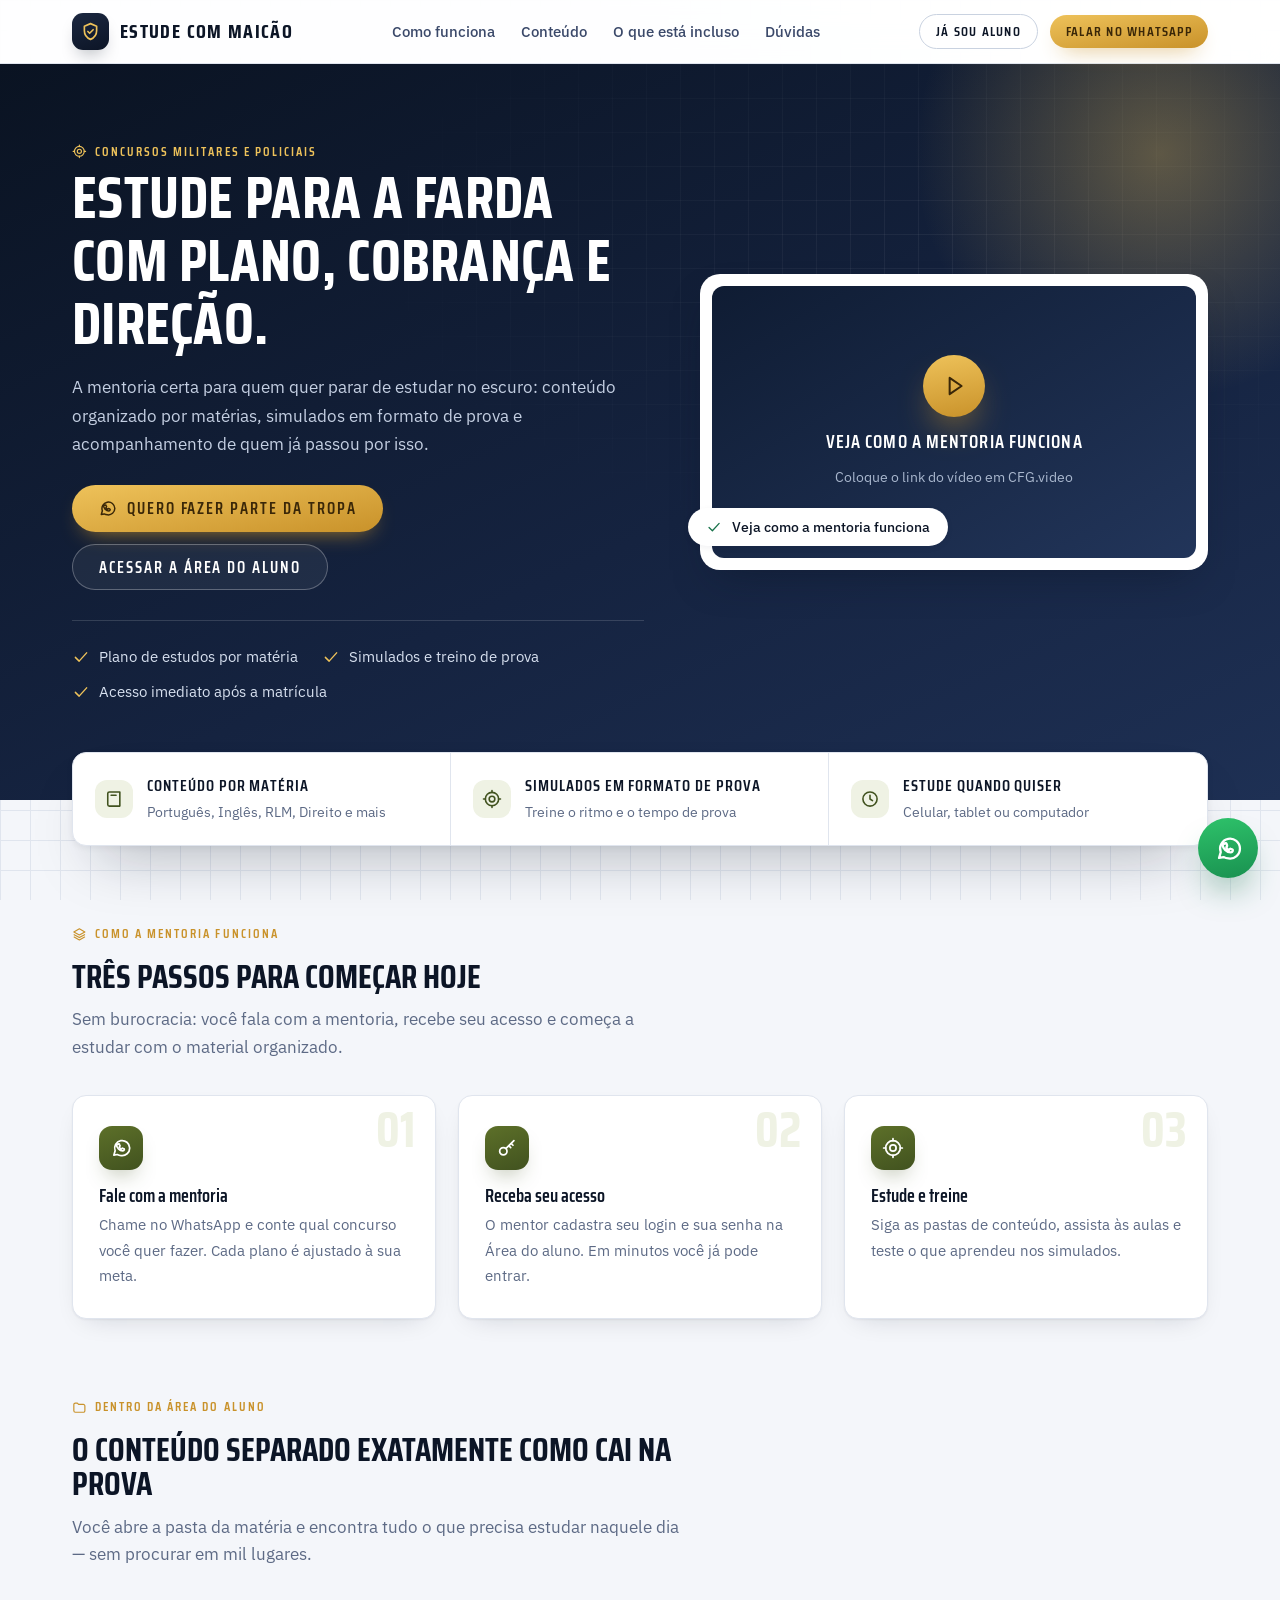
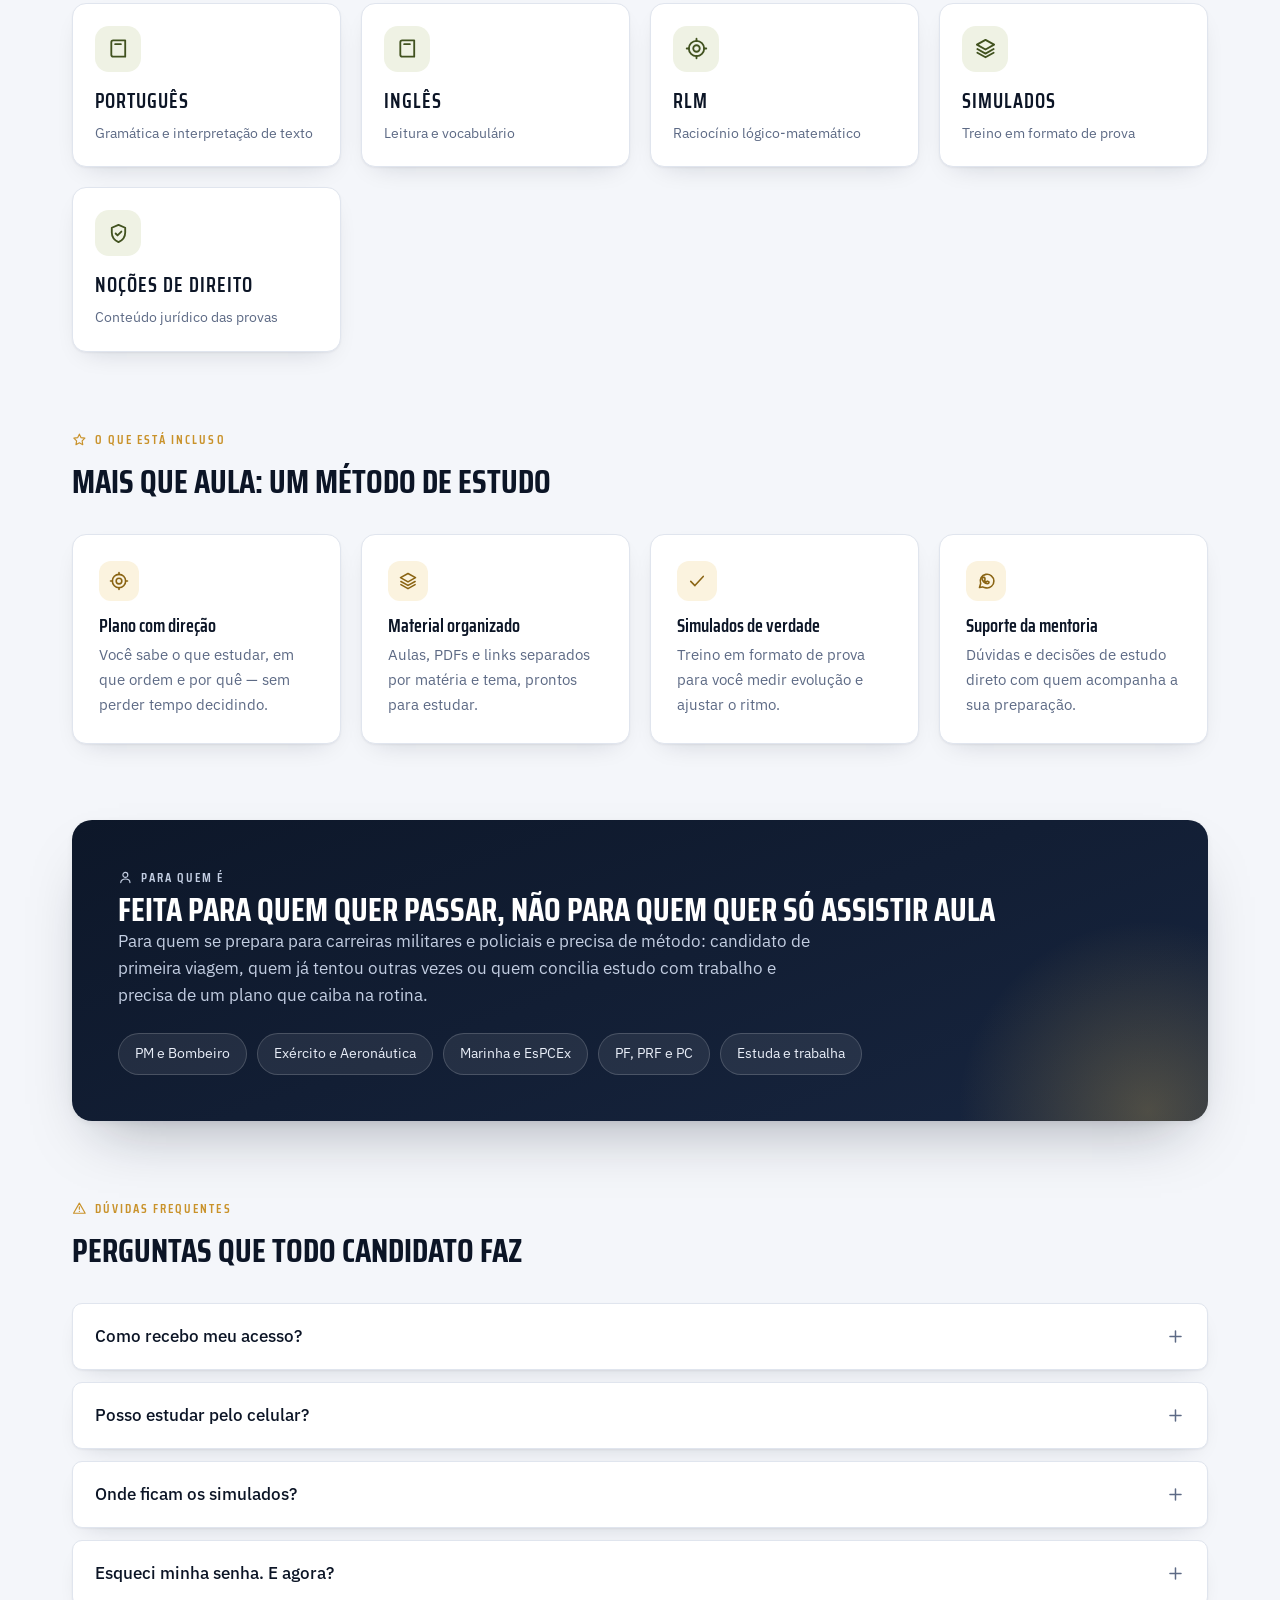
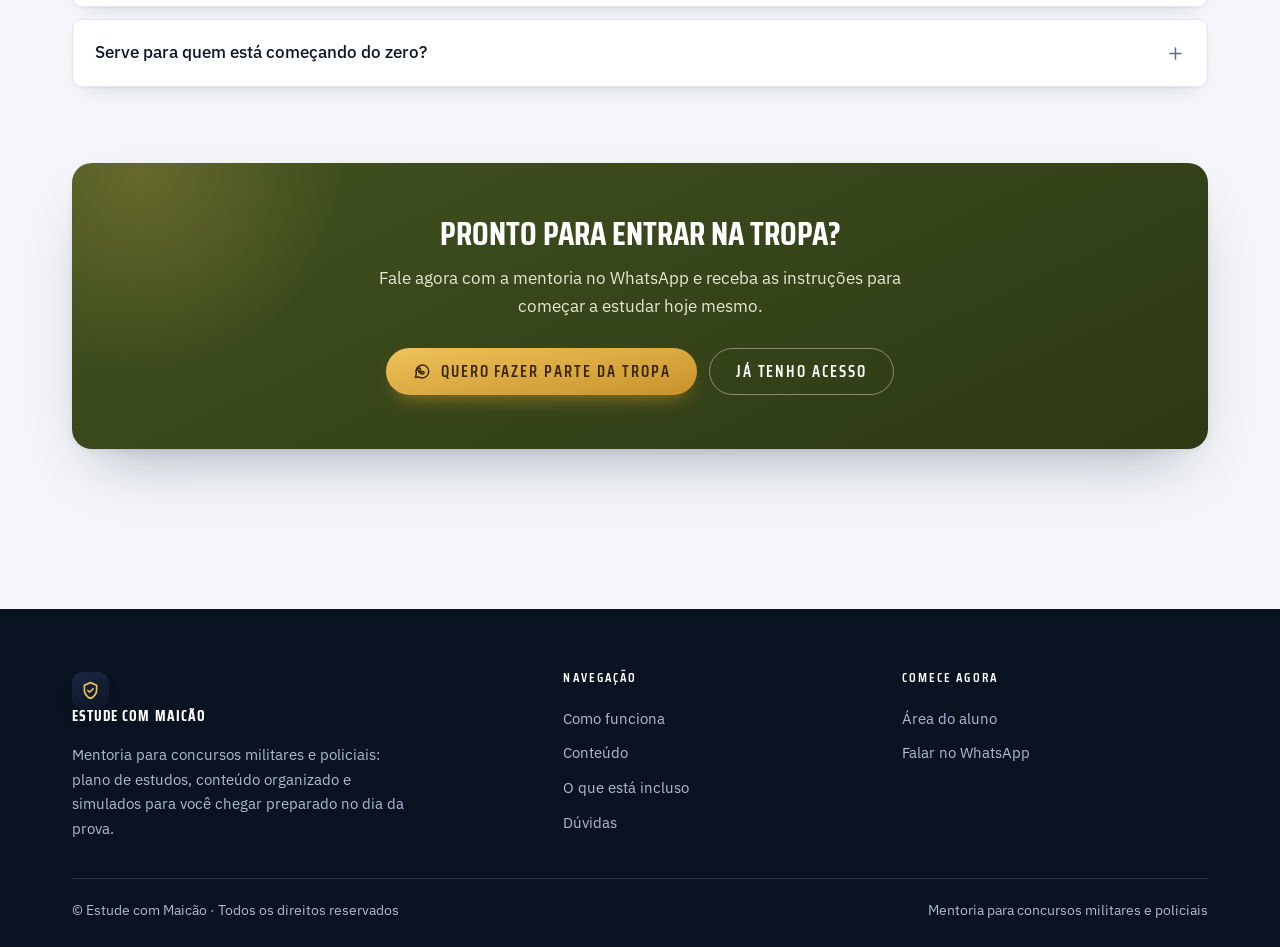
<file: index.html>
<!doctype html>
<html lang="pt-BR">
<head>
<meta charset="utf-8">
<meta name="viewport" content="width=device-width,initial-scale=1,viewport-fit=cover">
<meta name="description" content="Mentoria para concursos militares e policiais: plano de estudos, conteúdo organizado por pastas e simulados na Área do aluno.">
<meta name="theme-color" content="#0c1526">
<link rel="preconnect" href="https://fonts.googleapis.com">
<link rel="preconnect" href="https://fonts.gstatic.com" crossorigin>
<link href="https://fonts.googleapis.com/css2?family=Saira+Condensed:wght@500;600;700&family=IBM+Plex+Sans:wght@400;500;600&display=swap" rel="stylesheet">
<title>Estude com Maicão | Mentoria para concursos militares e policiais</title>
<style>
:root{
  --ink:#0c1526;--ink-2:#1b2740;--ink-3:#3b496a;
  --paper:#f4f6fa;--card:#fff;
  --olive:#41521f;--olive-2:#5d7029;--olive-soft:#eff2e4;
  --brass:#c9922a;--brass-2:#eec25a;--brass-soft:#fbf3df;
  --mute:#5d6a85;--line:#e0e5ee;--line-2:#c9d2e0;
  --ok:#17724a;--ok-soft:#e7f4ed;--danger:#a81f16;--danger-soft:#fdecea;
  --r-lg:20px;--r:14px;--r-sm:10px;--pill:999px;
  --sh-1:0 1px 2px rgba(12,21,38,.05),0 10px 26px -14px rgba(12,21,38,.20);
  --sh-2:0 2px 6px rgba(12,21,38,.06),0 30px 60px -26px rgba(12,21,38,.35);
  --sh-3:0 18px 40px -18px rgba(12,21,38,.55);
  --max:1180px;
}
*{box-sizing:border-box;margin:0}
html{scroll-behavior:smooth;-webkit-text-size-adjust:100%}
body{
  font:16.5px/1.65 'IBM Plex Sans',system-ui,-apple-system,'Segoe UI',sans-serif;color:var(--ink);
  background:
    radial-gradient(1100px 520px at 88% -18%,#fff,rgba(255,255,255,0) 62%),
    linear-gradient(var(--line) 1px,transparent 1px) 0 0/30px 30px,
    linear-gradient(90deg,var(--line) 1px,transparent 1px) 0 0/30px 30px,
    var(--paper);
  background-attachment:fixed;
  min-height:100vh;min-height:100dvh;-webkit-font-smoothing:antialiased;
  -webkit-tap-highlight-color:transparent;
  overflow-x:hidden;
}
h1,h2,h3,h4,.display,.btn,.seg-btn,.logo,.stat b,.step-n,.eyebrow,.tag,.badge,.pill{
  font-family:'Saira Condensed',Impact,'Arial Narrow',sans-serif;line-height:1.06}
h1{font-size:clamp(2.2rem,5.2vw,3.7rem);font-weight:700;text-transform:uppercase;letter-spacing:.005em}
h2{font-size:clamp(1.45rem,3vw,2.05rem);font-weight:700;text-transform:uppercase}
h3{font-size:1.16rem;font-weight:600}
p{max-width:70ch}
a{color:inherit;text-decoration:none}
[hidden]{display:none!important}
.muted{color:var(--mute)}
.small{font-size:.88rem}
.wrap{max-width:var(--max);margin:0 auto;padding:0 max(22px,env(safe-area-inset-left)) 0 max(22px,env(safe-area-inset-right))}
.row{display:flex;align-items:center;gap:10px}
.ico{display:inline-flex;align-items:center;justify-content:center;width:1.15em;height:1.15em;flex:0 0 auto}
.ico svg{width:100%;height:100%;fill:none;stroke:currentColor;stroke-width:1.9;stroke-linecap:round;stroke-linejoin:round}
.ico.fill svg{fill:currentColor;stroke:none}
.eyebrow{display:inline-flex;align-items:center;gap:8px;font-size:.8rem;font-weight:600;letter-spacing:.16em;text-transform:uppercase;color:var(--brass)}
.sec{padding:76px 0}
.sec-head{max-width:62ch;margin-bottom:34px}
.sec-head h2{margin:10px 0 12px}
.card{background:var(--card);border:1px solid var(--line);border-radius:var(--r);box-shadow:var(--sh-1)}
.card.pad{padding:26px}
.badge{display:inline-flex;align-items:center;gap:6px;padding:3px 11px;border-radius:var(--pill);background:var(--olive-soft);color:var(--olive);font-size:.78rem;font-weight:600;letter-spacing:.09em;text-transform:uppercase;border:1px solid rgba(65,82,31,.16)}
.badge.gold{background:var(--brass-soft);color:#8a6413;border-color:rgba(201,146,42,.28)}
.badge.new{background:var(--brass);color:#3d2a05;border-color:transparent}
.pill{display:inline-flex;align-items:center;gap:6px;padding:4px 12px;border-radius:var(--pill);font-size:.8rem;font-weight:600;letter-spacing:.08em;text-transform:uppercase;border:1px solid var(--line-2);background:#fff;color:var(--ink-3)}
.pill.ok{background:var(--ok-soft);border-color:rgba(23,114,74,.22);color:var(--ok)}
.pill.off{background:var(--danger-soft);border-color:rgba(168,31,22,.2);color:var(--danger)}
.btn{
  display:inline-flex;align-items:center;justify-content:center;gap:10px;
  padding:14px 26px;border:0;border-radius:var(--pill);cursor:pointer;font:600 1.02rem/1 'Saira Condensed',sans-serif;
  letter-spacing:.12em;text-transform:uppercase;color:#fff;background:linear-gradient(170deg,var(--olive-2),var(--olive));
  box-shadow:0 10px 22px -12px rgba(65,82,31,.85);transition:transform .18s ease,box-shadow .18s ease,filter .18s ease;
  text-align:center;white-space:nowrap;
}
.btn:hover{transform:translateY(-2px);box-shadow:0 16px 30px -14px rgba(65,82,31,.9)}
.btn:active{transform:translateY(0) scale(.99)}
.btn.gold{background:linear-gradient(170deg,var(--brass-2),var(--brass));color:#3a2708;box-shadow:0 10px 22px -12px rgba(201,146,42,.95)}
.btn.gold:hover{box-shadow:0 16px 32px -14px rgba(201,146,42,1)}
.btn.dark{background:linear-gradient(170deg,var(--ink-2),var(--ink));color:#fff;box-shadow:0 10px 22px -14px rgba(12,21,38,.9)}
.btn.ghost{background:#fff;color:var(--ink);border:1.5px solid var(--line-2);box-shadow:none}
.btn.ghost:hover{border-color:var(--ink);box-shadow:var(--sh-1)}
.btn.danger{background:linear-gradient(170deg,#c9302a,var(--danger));box-shadow:0 10px 22px -14px rgba(168,31,22,.9)}
.btn.sm{padding:10px 16px;font-size:.86rem;letter-spacing:.09em}
.btn.block{width:100%}
.btn[disabled]{opacity:.62;cursor:not-allowed;transform:none;box-shadow:none}
.link{background:none;border:0;padding:0;cursor:pointer;color:var(--olive);font:600 .95rem 'IBM Plex Sans',sans-serif;text-decoration:underline;text-underline-offset:3px}
.field{display:grid;gap:7px}
.field>span{font:600 .78rem/1 'IBM Plex Sans',sans-serif;letter-spacing:.12em;text-transform:uppercase;color:var(--ink-3)}
input,select,textarea{
  width:100%;padding:13px 15px;background:#fff;border:1.5px solid var(--line-2);border-radius:var(--r-sm);
  font:inherit;color:var(--ink);transition:border-color .15s ease,box-shadow .15s ease;
}
input::placeholder{color:#9aa5bb}
input:focus,select:focus,textarea:focus{outline:0;border-color:var(--ink);box-shadow:0 0 0 4px rgba(201,146,42,.28)}
.ig{position:relative;display:flex;align-items:center}
.ig input{padding-right:52px}
.ig-btn{position:absolute;right:6px;width:40px;height:40px;border:0;border-radius:9px;background:transparent;color:var(--mute);cursor:pointer;display:grid;place-items:center}
.ig-btn:hover{background:var(--paper);color:var(--ink)}
.ig-btn .ico{width:19px;height:19px}
.err{color:var(--danger);font-size:.92rem;min-height:1.35em;display:flex;align-items:center;gap:8px}
.mono{font-family:ui-monospace,SFMono-Regular,Menlo,monospace}
.top{position:-webkit-sticky;position:sticky;top:0;z-index:40;background:rgba(255,255,255,.9);-webkit-backdrop-filter:blur(12px);backdrop-filter:blur(12px);border-bottom:1px solid var(--line)}
.bar{display:flex;align-items:center;justify-content:space-between;gap:18px;padding-top:13px;padding-bottom:13px}
.brand{display:inline-flex;align-items:center;gap:11px;font:700 1.22rem/1 'Saira Condensed',sans-serif;text-transform:uppercase;letter-spacing:.07em}
.brand-mark{width:37px;height:37px;border-radius:11px;display:grid;place-items:center;background:linear-gradient(160deg,var(--ink-2),var(--ink));color:var(--brass-2);box-shadow:0 10px 20px -12px rgba(12,21,38,.95)}
.brand-mark .ico{width:21px;height:21px}
.nav{display:flex;align-items:center;gap:26px}
.nav a{font:500 .94rem/1 'IBM Plex Sans',sans-serif;color:var(--ink-3);padding:6px 0;position:relative}
.nav a::after{content:'';position:absolute;left:0;bottom:0;height:2px;width:0;background:var(--brass);transition:width .22s ease}
.nav a:hover{color:var(--ink)}
.nav a:hover::after{width:100%}
.nav-actions{display:flex;align-items:center;gap:12px}
.menu-btn{display:none;width:42px;height:42px;border:1px solid var(--line-2);background:#fff;border-radius:11px;color:var(--ink);cursor:pointer;place-items:center}
.menu-btn .ico{width:20px;height:20px}
.hero{position:relative;overflow:hidden;background:linear-gradient(155deg,#0a1322 0%,#152340 58%,#1e3054 100%);color:#eef2f9;padding:76px 0 96px}
.hero::before{content:'';position:absolute;inset:0;background-image:linear-gradient(rgba(255,255,255,.055) 1px,transparent 1px),linear-gradient(90deg,rgba(255,255,255,.055) 1px,transparent 1px);background-size:34px 34px;-webkit-mask-image:radial-gradient(760px 420px at 72% 24%,#000,transparent 78%);mask-image:radial-gradient(760px 420px at 72% 24%,#000,transparent 78%)}
.hero::after{content:'';position:absolute;width:560px;height:560px;right:-160px;top:-190px;border-radius:50%;background:radial-gradient(circle,rgba(238,194,90,.34),rgba(238,194,90,0) 62%)}
.hero .wrap{position:relative;z-index:1}
.hero-grid{display:grid;grid-template-columns:1.06fr .94fr;gap:56px;align-items:center}
.hero h1{color:#fff;max-width:22ch}
.hero .eyebrow{color:var(--brass-2)}
.hero-lead{margin:18px 0 26px;font-size:1.08rem;color:#c4cfe2}
.hero-cta{display:flex;flex-wrap:wrap;gap:12px}
.hero-points{display:flex;flex-wrap:wrap;gap:10px 24px;margin-top:30px;padding-top:24px;border-top:1px solid rgba(255,255,255,.14);list-style:none;padding-left:0}
.hero-points li{display:flex;align-items:center;gap:9px;font-size:.93rem;color:#d7e0ef}
.hero-points .ico{width:18px;height:18px;color:var(--brass-2)}
.video-card{position:relative;border-radius:var(--r-lg);background:#fff;padding:12px;box-shadow:var(--sh-3)}
.video{position:relative;aspect-ratio:16/9;border-radius:12px;overflow:hidden;background:linear-gradient(150deg,#0f1c33,#22355a);display:grid;place-items:center;text-align:center;color:#ccd7ea}
.video iframe{position:absolute;inset:0;width:100%;height:100%;border:0}
.video-ph{display:grid;gap:10px;place-items:center;padding:22px}
.video-ph b{font:600 1.15rem 'Saira Condensed';text-transform:uppercase;letter-spacing:.06em;color:#fff}
.video-ph small{color:#a9b7ce}
.video-ph .play{width:62px;height:62px;border-radius:50%;background:linear-gradient(170deg,var(--brass-2),var(--brass));color:#3a2708;display:grid;place-items:center;box-shadow:0 18px 36px -14px rgba(201,146,42,.95)}
.video-ph .play .ico{width:26px;height:26px}
.video-tag{position:absolute;left:-12px;bottom:24px;background:#fff;color:var(--ink);border-radius:var(--pill);padding:10px 18px;box-shadow:var(--sh-2);display:flex;align-items:center;gap:9px;font:500 .88rem 'IBM Plex Sans'}
.video-tag .ico{color:var(--ok)}
.strip{margin-top:-48px;position:relative;z-index:2}
.strip-inner{display:grid;grid-template-columns:repeat(3,1fr);background:#fff;border:1px solid var(--line);border-radius:var(--r);box-shadow:var(--sh-2);overflow:hidden}
.strip-item{display:flex;gap:14px;align-items:center;padding:20px 22px;border-right:1px solid var(--line)}
.strip-item:last-child{border-right:0}
.strip-item .ico{width:38px;height:38px;padding:9px;border-radius:12px;background:var(--olive-soft);color:var(--olive)}
.strip-item b{display:block;font:600 1rem 'Saira Condensed';text-transform:uppercase;letter-spacing:.06em}
.strip-item small{color:var(--mute);font-size:.88rem}
.steps{display:grid;grid-template-columns:repeat(3,1fr);gap:22px;list-style:none;padding:0}
.step{position:relative;padding:30px 26px;background:#fff;border:1px solid var(--line);border-radius:var(--r);box-shadow:var(--sh-1);overflow:hidden;transition:transform .2s ease,box-shadow .2s ease}
.step:hover{transform:translateY(-4px);box-shadow:var(--sh-2)}
.step-n{position:absolute;right:20px;top:10px;font-size:3.1rem;font-weight:700;color:var(--olive-soft);line-height:1}
.step-ico{width:44px;height:44px;border-radius:13px;background:linear-gradient(160deg,var(--olive-2),var(--olive));color:#fff;display:grid;place-items:center;margin-bottom:16px;box-shadow:0 12px 24px -14px rgba(65,82,31,.95)}
.step-ico .ico{width:22px;height:22px}
.step h3{margin-bottom:7px}
.step p{color:var(--mute);font-size:.96rem}
.grid-folders{display:grid;grid-template-columns:repeat(auto-fill,minmax(238px,1fr));gap:20px}
.folder{display:grid;gap:5px;text-align:left;padding:22px;background:#fff;border:1px solid var(--line);border-radius:var(--r);box-shadow:var(--sh-1);color:var(--ink);font:inherit;cursor:pointer;transition:transform .2s ease,box-shadow .2s ease,border-color .2s ease}
.folder:hover{transform:translateY(-4px);box-shadow:var(--sh-2);border-color:var(--line-2)}
.folder-top{display:flex;align-items:center;justify-content:space-between}
.folder-ico{width:46px;height:46px;border-radius:14px;background:var(--olive-soft);color:var(--olive);display:grid;place-items:center}
.folder-ico .ico{width:23px;height:23px}
.folder b{font:600 1.26rem 'Saira Condensed';text-transform:uppercase;letter-spacing:.05em;margin-top:8px}
.folder small{color:var(--mute)}
.folder .go{color:var(--line-2);transition:color .2s,transform .2s}
.folder:hover .go{color:var(--brass);transform:translateX(3px)}
.feat-grid{display:grid;grid-template-columns:repeat(auto-fit,minmax(252px,1fr));gap:20px}
.feat{padding:26px;border:1px solid var(--line);border-radius:var(--r);background:#fff;box-shadow:var(--sh-1)}
.feat .ico{width:40px;height:40px;padding:10px;border-radius:12px;background:var(--brass-soft);color:#8a6413;margin-bottom:15px}
.feat h3{margin-bottom:6px}
.feat p{color:var(--mute);font-size:.95rem}
.panel{position:relative;overflow:hidden;background:linear-gradient(160deg,#0d1729,#17253f);color:#e9eef8;border-radius:var(--r-lg);padding:46px;box-shadow:var(--sh-2)}
.panel::after{content:'';position:absolute;width:420px;height:420px;right:-150px;bottom:-200px;border-radius:50%;background:radial-gradient(circle,rgba(238,194,90,.26),transparent 64%)}
.panel>*{position:relative;z-index:1}
.panel h2{color:#fff}
.panel p{color:#c3cee2}
.panel .chip-list{display:flex;flex-wrap:wrap;gap:10px;margin-top:24px}
.panel .chip-list span{padding:8px 16px;border-radius:var(--pill);background:rgba(255,255,255,.08);border:1px solid rgba(255,255,255,.17);font-size:.88rem}
.faq{display:grid;gap:12px}
.faq-item{background:#fff;border:1px solid var(--line);border-radius:var(--r-sm);box-shadow:var(--sh-1);overflow:hidden}
.faq-item summary{list-style:none;cursor:pointer;padding:19px 22px;display:flex;align-items:center;justify-content:space-between;gap:16px;font-weight:500}
.faq-item summary::-webkit-details-marker{display:none}
.faq-item summary .ico{color:var(--mute);transition:transform .2s ease,color .2s ease}
.faq-item[open] summary .ico{transform:rotate(45deg);color:var(--brass)}
.faq-item p{padding:0 22px 20px;color:var(--mute);font-size:.96rem}
.cta-band{position:relative;overflow:hidden;background:linear-gradient(155deg,var(--olive),#2c3914);color:#fff;border-radius:var(--r-lg);padding:54px 44px;text-align:center;box-shadow:var(--sh-2)}
.cta-band::after{content:'';position:absolute;width:460px;height:460px;left:-160px;top:-220px;border-radius:50%;background:radial-gradient(circle,rgba(238,194,90,.22),transparent 62%)}
.cta-band>*{position:relative;z-index:1}
.cta-band h2{color:#fff}
.cta-band p{margin:14px auto 28px;color:#e2e9d4;max-width:54ch}
.cta-band .hero-cta{justify-content:center}
.foot{margin-top:84px;background:#0a1322;color:#aebbd2;padding:58px 0 calc(26px + env(safe-area-inset-bottom,0px))}
.foot-grid{display:grid;grid-template-columns:1.5fr 1fr 1fr;gap:32px}
.foot h4{color:#fff;font:600 .82rem 'Saira Condensed';letter-spacing:.16em;text-transform:uppercase;margin-bottom:14px}
.foot a{display:block;padding:5px 0;color:#aebbd2;font-size:.94rem}
.foot a:hover{color:#fff}
.foot .brand{color:#fff;margin-bottom:14px}
.foot p{font-size:.94rem;max-width:38ch}
.foot-bottom{margin-top:36px;padding-top:20px;border-top:1px solid rgba(255,255,255,.12);display:flex;justify-content:space-between;gap:14px;flex-wrap:wrap;font-size:.85rem}
.fab{position:fixed;right:calc(22px + env(safe-area-inset-right,0px));bottom:calc(22px + env(safe-area-inset-bottom,0px));z-index:50;width:60px;height:60px;border-radius:50%;display:grid;place-items:center;background:linear-gradient(170deg,#2ec26a,#199150);color:#fff;box-shadow:0 20px 36px -16px rgba(23,114,74,.98);transition:transform .2s ease}
.fab:hover{transform:scale(1.07)}
.fab .ico{width:29px;height:29px}
.auth{display:grid;grid-template-columns:1.02fr .98fr;min-height:100vh;min-height:100dvh}
.auth-aside{position:relative;overflow:hidden;background:linear-gradient(160deg,#0a1322,#1a2947 72%);color:#e9eef8;padding:52px;display:flex;flex-direction:column;justify-content:space-between;gap:36px}
.auth-aside::before{content:'';position:absolute;inset:0;background-image:linear-gradient(rgba(255,255,255,.05) 1px,transparent 1px),linear-gradient(90deg,rgba(255,255,255,.05) 1px,transparent 1px);background-size:32px 32px;-webkit-mask-image:radial-gradient(520px 420px at 70% 20%,#000,transparent 76%);mask-image:radial-gradient(520px 420px at 70% 20%,#000,transparent 76%)}
.auth-aside>*{position:relative;z-index:1}
.auth-aside .eyebrow{color:var(--brass-2)}
.auth-aside h2{font-size:clamp(1.75rem,3vw,2.4rem);color:#fff;margin:12px 0 14px;max-width:18ch}
.auth-points{list-style:none;padding:0;display:grid;gap:14px}
.auth-points li{display:flex;gap:12px;align-items:flex-start;color:#cbd6e8;font-size:.97rem}
.auth-points .ico{width:27px;height:27px;padding:5px;border-radius:8px;background:rgba(238,194,90,.16);color:var(--brass-2);margin-top:1px}
.auth-quote{border-left:3px solid var(--brass);padding-left:16px;color:#bac7dd;font-size:.95rem}
.auth-panel{display:grid;place-items:center;padding:44px 26px}
.auth-card{width:100%;max-width:442px;padding:34px}
.auth-card h1{font-size:2.1rem;margin-bottom:6px}
.auth-card .muted{margin-bottom:20px;font-size:.95rem}
.auth-foot{display:flex;justify-content:space-between;align-items:center;gap:14px;flex-wrap:wrap;font-size:.9rem;color:var(--mute)}
.hint{font-size:.83rem;color:var(--mute);text-align:center;margin-top:16px}
.page{padding:46px 0 84px}
.page-head{display:flex;justify-content:space-between;align-items:flex-end;gap:24px;flex-wrap:wrap;margin-bottom:28px}
.page-head h1{font-size:clamp(1.85rem,3.6vw,2.6rem)}
.page-head .muted{margin-top:8px}
.stats{display:grid;grid-template-columns:repeat(auto-fit,minmax(184px,1fr));gap:16px;margin-bottom:28px}
.stat{display:flex;align-items:center;gap:14px;padding:18px 20px;background:#fff;border:1px solid var(--line);border-radius:var(--r);box-shadow:var(--sh-1)}
.stat .ico{width:42px;height:42px;padding:10px;border-radius:12px;background:var(--olive-soft);color:var(--olive)}
.stat.ok .ico{background:var(--ok-soft);color:var(--ok)}
.stat.off .ico{background:var(--danger-soft);color:var(--danger)}
.stat.gold .ico{background:var(--brass-soft);color:#8a6413}
.stat b{display:block;font-size:1.8rem;line-height:1}
.stat small{color:var(--mute);font-size:.86rem}
.toolbar{display:flex;gap:12px;align-items:center;flex-wrap:wrap;margin-bottom:24px}
.toolbar .ig{flex:1;min-width:250px}
.crumb{display:flex;align-items:center;gap:10px;margin-bottom:18px;color:var(--mute);font-size:.92rem;flex-wrap:wrap}
.crumb b{color:var(--ink)}
.list-head{display:flex;align-items:center;justify-content:space-between;gap:16px;flex-wrap:wrap;margin-bottom:16px}
.item{display:flex;align-items:center;gap:14px;width:100%;text-align:left;padding:16px 18px;margin-bottom:10px;background:#fff;border:1px solid var(--line);border-radius:var(--r-sm);box-shadow:var(--sh-1);font:inherit;color:var(--ink);cursor:pointer;transition:transform .18s ease,box-shadow .18s ease,border-color .18s ease}
.item:hover{transform:translateY(-2px);box-shadow:var(--sh-2);border-color:var(--line-2)}
.item-ico{width:42px;height:42px;border-radius:12px;background:var(--olive-soft);color:var(--olive);display:grid;place-items:center;flex:0 0 auto}
.item-ico .ico{width:20px;height:20px}
.item-txt{flex:1;display:grid;min-width:0}
.item-txt b{font:600 1.04rem 'Saira Condensed';text-transform:uppercase;letter-spacing:.04em;overflow:hidden;text-overflow:ellipsis;white-space:nowrap}
.item-txt small{color:var(--mute);font-size:.87rem}
.item-go{color:var(--line-2);flex:0 0 auto}
.item:hover .item-go{color:var(--brass)}
.empty{text-align:center;padding:48px 22px;border:1.5px dashed var(--line-2);border-radius:var(--r);color:var(--mute);background:rgba(255,255,255,.65)}
.empty .ico{width:36px;height:36px;margin:0 auto 12px;color:var(--line-2);display:block}
.empty b{display:block;color:var(--ink);font:600 1.12rem 'Saira Condensed';text-transform:uppercase;letter-spacing:.05em;margin-bottom:5px}
.seg{display:inline-flex;padding:5px;gap:4px;background:#fff;border:1px solid var(--line-2);border-radius:var(--pill);box-shadow:var(--sh-1)}
.seg-btn{display:inline-flex;align-items:center;gap:9px;padding:10px 22px;border:0;border-radius:var(--pill);background:transparent;cursor:pointer;font:600 .96rem 'Saira Condensed';letter-spacing:.11em;text-transform:uppercase;color:var(--ink-3);transition:background .2s ease,color .2s ease}
.seg-btn .ico{width:17px;height:17px}
.seg-btn:hover{color:var(--ink)}
.seg-btn.on{background:linear-gradient(170deg,var(--ink-2),var(--ink));color:#fff;box-shadow:0 10px 20px -14px rgba(12,21,38,.95)}
.seg.wide{display:grid;grid-template-columns:1fr 1fr;width:100%;margin-bottom:28px}
.seg.wide .seg-btn{justify-content:center}
.grid-2{display:grid;grid-template-columns:1.45fr 1fr;gap:20px;margin-bottom:22px}
.list{list-style:none;padding:0;display:grid;gap:10px}
.list li{display:flex;align-items:center;gap:14px;padding:14px 16px;background:#fff;border:1px solid var(--line);border-radius:var(--r-sm);box-shadow:var(--sh-1)}
.chips{display:flex;flex-wrap:wrap;gap:10px;margin-bottom:20px}
.chip{display:inline-flex;align-items:center;gap:9px;padding:8px 10px 8px 15px;background:#fff;border:1px solid var(--line-2);border-radius:var(--pill);font-size:.92rem;box-shadow:var(--sh-1)}
.chip .ico{width:17px;height:17px;color:var(--olive)}
.chip small{color:var(--mute)}
.icon-btn{width:37px;height:37px;border-radius:11px;border:1px solid var(--line-2);background:#fff;color:var(--ink-3);cursor:pointer;display:grid;place-items:center;transition:border-color .18s ease,color .18s ease,background .18s ease}
.icon-btn .ico{width:17px;height:17px}
.icon-btn:hover{border-color:var(--ink);color:var(--ink)}
.icon-btn.danger:hover{background:var(--danger-soft);border-color:rgba(168,31,22,.35);color:var(--danger)}
.icon-btn.sm{width:27px;height:27px;border-radius:8px}
.icon-btn.sm .ico{width:14px;height:14px}
.row-actions{display:flex;gap:8px}
.ov{overflow-x:auto;border:1px solid var(--line);border-radius:var(--r-sm)}
table{width:100%;border-collapse:collapse;background:#fff;min-width:600px}
th{font:600 .76rem/1 'IBM Plex Sans';letter-spacing:.13em;text-transform:uppercase;color:var(--mute);text-align:left;padding:14px 16px;background:var(--paper);border-bottom:1px solid var(--line)}
td{padding:13px 16px;border-bottom:1px solid var(--line);vertical-align:middle}
tbody tr:last-child td{border-bottom:0}
tbody tr:hover{background:#fafbfe}
.who{display:flex;align-items:center;gap:12px}
.avatar{width:39px;height:39px;border-radius:50%;display:grid;place-items:center;background:linear-gradient(170deg,var(--olive-2),var(--olive));color:#fff;font:700 .96rem 'Saira Condensed';letter-spacing:.05em}
.who b{display:block}
.who small{color:var(--mute);font-size:.86rem}
.card-head{display:flex;align-items:center;justify-content:space-between;gap:16px;flex-wrap:wrap;margin-bottom:18px}
.card-head h2{margin:0}
.card-head .ig{min-width:230px}
.card-head .row{gap:12px}
.dz{grid-column:1/-1;display:flex;align-items:center;gap:15px;padding:20px;border:1.5px dashed var(--line-2);border-radius:var(--r-sm);background:#fbfcfe;cursor:pointer;transition:border-color .18s ease,background .18s ease}
.dz:hover,.dz.over{border-color:var(--brass);background:var(--brass-soft)}
.dz .ico{width:40px;height:40px;padding:10px;border-radius:12px;background:#fff;color:var(--olive);border:1px solid var(--line)}
.dz b{display:block;font:600 1rem 'Saira Condensed';text-transform:uppercase;letter-spacing:.06em}
.dz small{color:var(--mute);display:block}
.dz-nome{color:var(--olive);font-size:.9rem;margin-left:auto;text-align:right}
.form{display:grid;grid-template-columns:repeat(auto-fit,minmax(205px,1fr));gap:16px;align-items:end}
.field.wide,.span-all{grid-column:1/-1}
.form .btn{justify-self:start}
.modal{position:fixed;inset:0;z-index:80;background:rgba(8,15,28,.55);-webkit-backdrop-filter:blur(4px);backdrop-filter:blur(4px);display:grid;place-items:center;padding:22px}
.modal-card{width:100%;max-width:450px;background:#fff;border-radius:var(--r-lg);padding:28px;box-shadow:var(--sh-2);animation:pop .2s ease}
.modal-card h3{font-size:1.32rem;text-transform:uppercase;margin-bottom:8px}
.modal-card .muted{margin-bottom:18px;font-size:.94rem}
.modal-actions{display:flex;gap:10px;justify-content:flex-end;flex-wrap:wrap;margin-top:24px}
@keyframes pop{from{opacity:0;transform:translateY(10px) scale(.98)}to{opacity:1;transform:none}}
.toasts{position:fixed;right:calc(20px + env(safe-area-inset-right,0px));bottom:calc(20px + env(safe-area-inset-bottom,0px));z-index:90;display:grid;gap:10px;max-width:min(370px,90vw)}
.toast{display:flex;align-items:flex-start;gap:11px;padding:14px 16px;background:#fff;border:1px solid var(--line);border-left:4px solid var(--ok);border-radius:var(--r-sm);box-shadow:var(--sh-2);opacity:0;transform:translateY(10px);transition:opacity .25s ease,transform .25s ease}
.toast.in{opacity:1;transform:none}
.toast.erro{border-left-color:var(--danger)}
.toast .ico{width:19px;height:19px;color:var(--ok);margin-top:2px}
.toast.erro .ico{color:var(--danger)}
@media(max-width:1000px){
  .hero-grid{grid-template-columns:1fr;gap:40px}
  .hero{padding:56px 0 84px}
  .auth{grid-template-columns:1fr}
  .auth-panel{order:-1;padding:34px 20px}
  .auth-aside{order:2;padding:38px 26px;gap:24px}
  .auth-aside h2{max-width:26ch}
  .grid-2{grid-template-columns:1fr}
  .foot-grid{grid-template-columns:1fr 1fr}
  .nav{display:none}
  .nav.open{display:flex;position:absolute;top:100%;left:0;right:0;flex-direction:column;align-items:flex-start;gap:6px;padding:18px 22px;background:#fff;border-bottom:1px solid var(--line);box-shadow:var(--sh-2)}
  .nav.open a{padding:9px 0;width:100%}
  .menu-btn{display:grid}
}
@media(max-width:820px){
  .steps{grid-template-columns:1fr}
  .strip-inner{grid-template-columns:1fr}
  .strip-item{border-right:0;border-bottom:1px solid var(--line)}
  .strip-item:last-child{border-bottom:0}
  .strip{margin-top:-36px}
  .grid-2,.form{grid-template-columns:1fr}
  .panel,.cta-band{padding:34px 24px}
  .seg.wide{grid-template-columns:1fr}
  .page-head h1{font-size:1.9rem}
}
@media(max-width:560px){
  body{font-size:16px}
  .wrap{padding-left:16px;padding-right:16px}
  .sec{padding:56px 0}
  .hero-cta .btn{width:100%}
  .grid-folders{grid-template-columns:1fr}
  .stats{grid-template-columns:1fr 1fr}
  .auth-card{padding:26px 22px}
  .toasts{left:16px;right:16px;bottom:calc(16px + env(safe-area-inset-bottom,0px));max-width:none}
  .fab{bottom:calc(16px + env(safe-area-inset-bottom,0px));right:calc(16px + env(safe-area-inset-right,0px))}
  .foot-grid{grid-template-columns:1fr}
}
@media(prefers-reduced-motion:reduce){
  *{transition:none!important;animation:none!important}
  html{scroll-behavior:auto}
}
</style>
</head>
<body>
<div id="app"></div>
<div id="toasts" class="toasts" aria-live="polite" aria-atomic="false"></div>
<div id="modal" class="modal" hidden></div>
<!-- ===== Página: login ===== -->
<template id="tpl-login">
<div class="auth">
  <aside class="auth-aside">
    <a class="brand" href="#matricula"><span class="brand-mark"><span class="ico" data-ico="shield"></span></span>Estude com Maicão</a>
    <div>
      <p class="eyebrow"><span class="ico" data-ico="star"></span>Área do aluno</p>
      <h2>Tudo o que você precisa para a prova, em um só lugar.</h2>
      <ul class="auth-points">
        <li><span class="ico" data-ico="check"></span><span>Conteúdo organizado por matérias e pastas.</span></li>
        <li><span class="ico" data-ico="check"></span><span>Simulados em formato de prova para treinar o ritmo.</span></li>
        <li><span class="ico" data-ico="check"></span><span>Acesso em celular, tablet e computador.</span></li>
      </ul>
    </div>
    <p class="auth-quote">Estudar com plano e cobrança mudou meu resultado: cheguei na prova sabendo o que ia encontrar.<br><b>— Aluno da mentoria</b></p>
  </aside>
  <div class="auth-panel">
    <form id="f" class="card auth-card">
      <h1>Entrar</h1>
      <p class="muted">Escolha o perfil e informe seus dados de acesso.</p>
      <div class="seg wide" role="tablist" aria-label="Perfil de acesso">
        <button type="button" class="seg-btn on" data-r="aluno" role="tab" aria-selected="true"><span class="ico" data-ico="user"></span>Aluno</button>
        <button type="button" class="seg-btn" data-r="admin" role="tab" aria-selected="false"><span class="ico" data-ico="shield"></span>Administrador</button>
      </div>
      <label class="field" style="margin-bottom:16px"><span>Login</span><input id="l" autocomplete="username" required placeholder="seu.login"></label>
      <label class="field" style="margin-bottom:10px"><span>Senha</span>
        <span class="ig"><input id="s" type="password" autocomplete="current-password" required placeholder="••••••"><button type="button" class="ig-btn" id="ver" aria-label="Mostrar senha"><span class="ico" data-ico="eye"></span></button></span>
      </label>
      <p id="e" class="err" role="alert"></p>
      <button class="btn block" id="entrar">Entrar</button>
      <div class="auth-foot" style="margin-top:22px">
        <a class="link" href="#matricula">Fazer minha matrícula</a>
        <a class="link wa">Esqueci a senha</a>
      </div>
      <p class="hint">Acesso de demonstração do administrador: <b class="mono">admin / admin123</b></p>
    </form>
  </div>
</div>
</template>

<!-- ===== Página: matrícula / landing ===== -->
<template id="tpl-matricula">
<header class="top">
  <div class="wrap bar">
    <a class="brand" href="#matricula"><span class="brand-mark"><span class="ico" data-ico="shield"></span></span>Estude com Maicão</a>
    <nav class="nav" id="navlinks">
      <a data-scroll="como-funciona">Como funciona</a>
      <a data-scroll="conteudo">Conteúdo</a>
      <a data-scroll="incluso">O que está incluso</a>
      <a data-scroll="duvidas">Dúvidas</a>
    </nav>
    <div class="nav-actions">
      <a class="btn ghost sm" href="#login">Já sou aluno</a>
      <a class="btn gold sm wa">Falar no WhatsApp</a>
      <button class="menu-btn" id="menu" aria-label="Abrir menu" aria-expanded="false"><span class="ico" data-ico="menu"></span></button>
    </div>
  </div>
</header>

<section class="hero">
  <div class="wrap hero-grid">
    <div>
      <p class="eyebrow"><span class="ico" data-ico="target"></span>Concursos militares e policiais</p>
      <h1>Estude para a farda com plano, cobrança e direção.</h1>
      <p class="hero-lead">A mentoria certa para quem quer parar de estudar no escuro: conteúdo organizado por matérias, simulados em formato de prova e acompanhamento de quem já passou por isso.</p>
      <div class="hero-cta">
        <a class="btn gold wa"><span class="ico" data-ico="whatsapp"></span>Quero fazer parte da tropa</a>
        <a class="btn ghost" style="background:rgba(255,255,255,.06);color:#fff;border-color:rgba(255,255,255,.28)" href="#login">Acessar a área do aluno</a>
      </div>
      <ul class="hero-points">
        <li><span class="ico" data-ico="check"></span>Plano de estudos por matéria</li>
        <li><span class="ico" data-ico="check"></span>Simulados e treino de prova</li>
        <li><span class="ico" data-ico="check"></span>Acesso imediato após a matrícula</li>
      </ul>
    </div>
    <div class="video-card">
      <div class="video" id="video"></div>
      <span class="video-tag"><span class="ico" data-ico="check"></span>Veja como a mentoria funciona</span>
    </div>
  </div>
</section>

<div class="wrap strip">
  <div class="strip-inner">
    <div class="strip-item"><span class="ico" data-ico="book"></span><span><b>Conteúdo por matéria</b><small>Português, Inglês, RLM, Direito e mais</small></span></div>
    <div class="strip-item"><span class="ico" data-ico="target"></span><span><b>Simulados em formato de prova</b><small>Treine o ritmo e o tempo de prova</small></span></div>
    <div class="strip-item"><span class="ico" data-ico="clock"></span><span><b>Estude quando quiser</b><small>Celular, tablet ou computador</small></span></div>
  </div>
</div>

<section class="sec" id="como-funciona">
  <div class="wrap">
    <div class="sec-head">
      <p class="eyebrow"><span class="ico" data-ico="layers"></span>Como a mentoria funciona</p>
      <h2>Três passos para começar hoje</h2>
      <p class="muted">Sem burocracia: você fala com a mentoria, recebe seu acesso e começa a estudar com o material organizado.</p>
    </div>
    <ol class="steps">
      <li class="step"><span class="step-n">01</span><span class="step-ico"><span class="ico" data-ico="whatsapp"></span></span><h3>Fale com a mentoria</h3><p>Chame no WhatsApp e conte qual concurso você quer fazer. Cada plano é ajustado à sua meta.</p></li>
      <li class="step"><span class="step-n">02</span><span class="step-ico"><span class="ico" data-ico="key"></span></span><h3>Receba seu acesso</h3><p>O mentor cadastra seu login e sua senha na Área do aluno. Em minutos você já pode entrar.</p></li>
      <li class="step"><span class="step-n">03</span><span class="step-ico"><span class="ico" data-ico="target"></span></span><h3>Estude e treine</h3><p>Siga as pastas de conteúdo, assista às aulas e teste o que aprendeu nos simulados.</p></li>
    </ol>
  </div>
</section>

<section class="sec" id="conteudo" style="padding-top:0">
  <div class="wrap">
    <div class="sec-head">
      <p class="eyebrow"><span class="ico" data-ico="folder"></span>Dentro da Área do aluno</p>
      <h2>O conteúdo separado exatamente como cai na prova</h2>
      <p class="muted">Você abre a pasta da matéria e encontra tudo o que precisa estudar naquele dia — sem procurar em mil lugares.</p>
    </div>
    <div class="grid-folders">
      <div class="folder" style="cursor:default"><div class="folder-top"><span class="folder-ico"><span class="ico" data-ico="book"></span></span></div><b>Português</b><small>Gramática e interpretação de texto</small></div>
      <div class="folder" style="cursor:default"><div class="folder-top"><span class="folder-ico"><span class="ico" data-ico="book"></span></span></div><b>Inglês</b><small>Leitura e vocabulário</small></div>
      <div class="folder" style="cursor:default"><div class="folder-top"><span class="folder-ico"><span class="ico" data-ico="target"></span></span></div><b>RLM</b><small>Raciocínio lógico-matemático</small></div>
      <div class="folder" style="cursor:default"><div class="folder-top"><span class="folder-ico"><span class="ico" data-ico="layers"></span></span></div><b>Simulados</b><small>Treino em formato de prova</small></div>
      <div class="folder" style="cursor:default"><div class="folder-top"><span class="folder-ico"><span class="ico" data-ico="shield"></span></span></div><b>Noções de Direito</b><small>Conteúdo jurídico das provas</small></div>
    </div>
  </div>
</section>

<section class="sec" id="incluso" style="padding-top:0">
  <div class="wrap">
    <div class="sec-head">
      <p class="eyebrow"><span class="ico" data-ico="star"></span>O que está incluso</p>
      <h2>Mais que aula: um método de estudo</h2>
    </div>
    <div class="feat-grid">
      <div class="feat"><span class="ico" data-ico="target"></span><h3>Plano com direção</h3><p>Você sabe o que estudar, em que ordem e por quê — sem perder tempo decidindo.</p></div>
      <div class="feat"><span class="ico" data-ico="layers"></span><h3>Material organizado</h3><p>Aulas, PDFs e links separados por matéria e tema, prontos para estudar.</p></div>
      <div class="feat"><span class="ico" data-ico="check"></span><h3>Simulados de verdade</h3><p>Treino em formato de prova para você medir evolução e ajustar o ritmo.</p></div>
      <div class="feat"><span class="ico" data-ico="whatsapp"></span><h3>Suporte da mentoria</h3><p>Dúvidas e decisões de estudo direto com quem acompanha a sua preparação.</p></div>
    </div>
  </div>
</section>

<section class="sec" style="padding-top:0">
  <div class="wrap">
    <div class="panel">
      <p class="eyebrow"><span class="ico" data-ico="user"></span>Para quem é</p>
      <h2>Feita para quem quer passar, não para quem quer só assistir aula</h2>
      <p>Para quem se prepara para carreiras militares e policiais e precisa de método: candidato de primeira viagem, quem já tentou outras vezes ou quem concilia estudo com trabalho e precisa de um plano que caiba na rotina.</p>
      <div class="chip-list">
        <span>PM e Bombeiro</span><span>Exército e Aeronáutica</span><span>Marinha e EsPCEx</span><span>PF, PRF e PC</span><span>Estuda e trabalha</span>
      </div>
    </div>
  </div>
</section>

<section class="sec" id="duvidas" style="padding-top:0">
  <div class="wrap">
    <div class="sec-head">
      <p class="eyebrow"><span class="ico" data-ico="alert"></span>Dúvidas frequentes</p>
      <h2>Perguntas que todo candidato faz</h2>
    </div>
    <div class="faq">
      <details class="faq-item"><summary>Como recebo meu acesso?<span class="ico" data-ico="plus"></span></summary><p>Depois de falar com a mentoria pelo WhatsApp, o administrador cadastra seu login e sua senha na Área do aluno. Você entra com esses dados na tela de login, no perfil "Aluno".</p></details>
      <details class="faq-item"><summary>Posso estudar pelo celular?<span class="ico" data-ico="plus"></span></summary><p>Sim. A Área do aluno é responsiva e funciona em celular, tablet e computador, sem precisar instalar nada.</p></details>
      <details class="faq-item"><summary>Onde ficam os simulados?<span class="ico" data-ico="plus"></span></summary><p>Na pasta Simulados, dentro da Área do aluno, junto com o restante do conteúdo separado por matéria.</p></details>
      <details class="faq-item"><summary>Esqueci minha senha. E agora?<span class="ico" data-ico="plus"></span></summary><p>Fale com a mentoria no WhatsApp. O administrador gera uma nova senha para você em segundos.</p></details>
      <details class="faq-item"><summary>Serve para quem está começando do zero?<span class="ico" data-ico="plus"></span></summary><p>Serve. O plano começa pelo essencial de cada matéria e evolui conforme o seu desempenho nos simulados.</p></details>
    </div>
  </div>
</section>

<section class="sec" style="padding-top:0">
  <div class="wrap">
    <div class="cta-band">
      <h2>Pronto para entrar na tropa?</h2>
      <p>Fale agora com a mentoria no WhatsApp e receba as instruções para começar a estudar hoje mesmo.</p>
      <div class="hero-cta">
        <a class="btn gold wa"><span class="ico" data-ico="whatsapp"></span>Quero fazer parte da tropa</a>
        <a class="btn ghost" style="background:transparent;color:#fff;border-color:rgba(255,255,255,.4)" href="#login">Já tenho acesso</a>
      </div>
    </div>
  </div>
</section>

<footer class="foot">
  <div class="wrap">
    <div class="foot-grid">
      <div>
        <a class="brand" href="#matricula"><span class="brand-mark"><span class="ico" data-ico="shield"></span></span>Estude com Maicão</a>
        <p>Mentoria para concursos militares e policiais: plano de estudos, conteúdo organizado e simulados para você chegar preparado no dia da prova.</p>
      </div>
      <div>
        <h4>Navegação</h4>
        <a data-scroll="como-funciona">Como funciona</a>
        <a data-scroll="conteudo">Conteúdo</a>
        <a data-scroll="incluso">O que está incluso</a>
        <a data-scroll="duvidas">Dúvidas</a>
      </div>
      <div>
        <h4>Comece agora</h4>
        <a href="#login">Área do aluno</a>
        <a class="wa">Falar no WhatsApp</a>
      </div>
    </div>
    <div class="foot-bottom">
      <span>© Estude com Maicão · Todos os direitos reservados</span>
      <span>Mentoria para concursos militares e policiais</span>
    </div>
  </div>
</footer>
<a class="fab wa" aria-label="Falar no WhatsApp"><span class="ico" data-ico="whatsapp"></span></a>
</template>
<!-- ===== Página: área do aluno ===== -->
<template id="tpl-aluno">
<header class="top">
  <div class="wrap bar">
    <a class="brand" href="#aluno"><span class="brand-mark"><span class="ico" data-ico="shield"></span></span>Estude com Maicão</a>
    <div class="nav-actions">
      <span class="pill" id="chip-aluno"><span class="ico" data-ico="user"></span>Aluno</span>
      <button class="btn ghost sm" id="sair"><span class="ico" data-ico="logout"></span>Sair</button>
    </div>
  </div>
</header>
<main class="wrap page">
  <div class="page-head">
    <div>
      <p class="eyebrow"><span class="ico" data-ico="star"></span>Área do aluno</p>
      <h1>Olá, <span id="nome"></span></h1>
      <p class="muted">Escolha uma pasta para estudar ou busque um conteúdo pelo título.</p>
    </div>
  </div>
  <div class="stats">
    <div class="stat"><span class="ico" data-ico="folder"></span><span><b id="s-pastas">0</b><small>Pastas de conteúdo</small></span></div>
    <div class="stat gold"><span class="ico" data-ico="layers"></span><span><b id="s-itens">0</b><small>Conteúdos disponíveis</small></span></div>
    <div class="stat ok"><span class="ico" data-ico="spark"></span><span><b id="s-novos">0</b><small>Novos para você</small></span></div>
  </div>
  <div class="toolbar">
    <span class="ig"><input id="busca" type="search" placeholder="Buscar conteúdo por título…"><span class="ig-btn" style="pointer-events:none"><span class="ico" data-ico="search"></span></span></span>
    <button class="btn ghost sm" id="atualizar"><span class="ico" data-ico="refresh"></span>Atualizar</button>
  </div>
  <nav class="crumb" id="crumb" hidden></nav>
  <div id="grid" class="grid-folders"></div>
  <div id="lista" hidden></div>
</main>
</template>

<!-- ===== Página: administrador ===== -->
<template id="tpl-admin">
<header class="top">
  <div class="wrap bar">
    <span class="brand"><span class="brand-mark"><span class="ico" data-ico="shield"></span></span>Estude com Maicão</span>
    <div class="nav-actions">
      <span class="pill"><span class="ico" data-ico="lock"></span>Administrador</span>
      <button class="btn ghost sm" id="sair"><span class="ico" data-ico="logout"></span>Sair</button>
    </div>
  </div>
</header>
<main class="wrap page">
  <div class="page-head">
    <div>
      <p class="eyebrow"><span class="ico" data-ico="layers"></span>Painel do administrador</p>
      <h1>Gestão da mentoria</h1>
      <p class="muted">Cadastre alunos, organize as pastas e publique o conteúdo que aparece na Área do aluno.</p>
    </div>
  </div>
  <div class="stats">
    <div class="stat"><span class="ico" data-ico="users"></span><span><b id="s-alunos">0</b><small>Alunos cadastrados</small></span></div>
    <div class="stat ok"><span class="ico" data-ico="check"></span><span><b id="s-ativos">0</b><small>Com acesso ativo</small></span></div>
    <div class="stat off"><span class="ico" data-ico="ban"></span><span><b id="s-bloq">0</b><small>Bloqueados</small></span></div>
    <div class="stat"><span class="ico" data-ico="folder"></span><span><b id="s-pastas">0</b><small>Pastas</small></span></div>
    <div class="stat gold"><span class="ico" data-ico="layers"></span><span><b id="s-itens">0</b><small>Conteúdos</small></span></div>
  </div>
  <div class="seg wide" role="tablist" aria-label="Seções do painel">
    <button class="seg-btn on" data-t="a" role="tab" aria-selected="true"><span class="ico" data-ico="users"></span>Alunos</button>
    <button class="seg-btn" data-t="c" role="tab" aria-selected="false"><span class="ico" data-ico="layers"></span>Conteúdo</button>
  </div>

  <section id="t-a">
    <div class="grid-2">
      <div class="card pad">
        <div class="card-head"><h2>Cadastrar aluno</h2><span class="badge"><span class="ico" data-ico="plus"></span>Novo acesso</span></div>
        <form id="fa" class="form">
          <label class="field"><span>Nome completo</span><input id="an" required placeholder="Nome do aluno"></label>
          <label class="field"><span>Login</span><input id="al" required placeholder="login do aluno"></label>
          <label class="field"><span>Senha (mín. 6)</span><input id="as" type="text" minlength="6" required placeholder="mínimo 6 caracteres"></label>
          <button class="btn"><span class="ico" data-ico="plus"></span>Cadastrar aluno</button>
        </form>
      </div>
      <div class="card pad">
        <div class="card-head"><h2>Minha senha</h2><span class="ico" data-ico="lock" style="width:22px;height:22px;color:var(--mute)"></span></div>
        <p class="muted small" style="margin-bottom:18px">Recomendado trocar a senha padrão do administrador antes de liberar o acesso dos alunos.</p>
        <button class="btn ghost" id="pwa"><span class="ico" data-ico="key"></span>Alterar minha senha</button>
      </div>
    </div>
    <div class="card pad">
      <div class="card-head">
        <div class="row"><h2>Alunos</h2><span class="badge" id="b-alunos">0 alunos</span></div>
        <span class="ig"><input id="ba" type="search" placeholder="Buscar por nome ou login"><span class="ig-btn" style="pointer-events:none"><span class="ico" data-ico="search"></span></span></span>
      </div>
      <div class="ov"><table><thead><tr><th>Aluno</th><th>Status</th><th style="width:160px">Ações</th></tr></thead><tbody id="ta"></tbody></table></div>
    </div>
  </section>

  <section id="t-c" hidden>
    <div class="card pad" style="margin-bottom:22px">
      <div class="card-head"><h2>Pastas</h2><span class="badge"><span class="ico" data-ico="folder"></span>Organização do conteúdo</span></div>
      <div class="chips" id="pl"></div>
      <form id="fp" class="form">
        <label class="field"><span>Nova pasta</span><input id="pn" required placeholder="Ex.: Matemática"></label>
        <button class="btn"><span class="ico" data-ico="plus"></span>Criar pasta</button>
      </form>
    </div>
    <div class="card pad" style="margin-bottom:22px">
      <div class="card-head"><h2>Publicar conteúdo</h2><span class="badge gold"><span class="ico" data-ico="upload"></span>Aparece na Área do aluno</span></div>
      <form id="fc" class="form">
        <label class="field"><span>Pasta</span><select id="cp" required></select></label>
        <label class="field"><span>Título</span><input id="ct" required placeholder="Ex.: Aula 03 - Concordância"></label>
        <label class="field wide"><span>Link (YouTube, Drive, PDF online)</span><input id="cu" pattern="https?://.+" placeholder="https://"></label>
        <div class="dz" id="dz" tabindex="0" role="button" aria-label="Escolher arquivo do computador">
          <span class="ico" data-ico="upload"></span>
          <span><b>Enviar arquivo</b><small>PDF, vídeo, imagem ou áudio — arraste aqui ou clique para escolher</small></span>
          <span class="dz-nome" id="dz-nome"></span>
          <input id="cf" type="file" hidden>
        </div>
        <button class="btn"><span class="ico" data-ico="check"></span>Publicar conteúdo</button>
      </form>
    </div>
    <div class="card pad">
      <div class="card-head"><h2>Conteúdo publicado</h2><span class="badge" id="b-itens">0 conteúdos</span></div>
      <ul class="list" id="il"></ul>
    </div>
  </section>
</main>
</template>
<script>
/* =====================================================================
   Estude com Maicão — plataforma em arquivo único (landing + login +
   área do aluno + painel do administrador)
   ---------------------------------------------------------------------
   CONFIGURAÇÃO: troque o WhatsApp e o vídeo antes de enviar para o lead.
   Dados ficam salvos no próprio navegador (localStorage + IndexedDB).
   ===================================================================== */
const ZAP='5538991000195'; /* WhatsApp da mentoria: +55 38 9100-0195
   (celular no formato de 9 dígitos). Teste o link em https://wa.me/SEUNUMERO
   antes de enviar para o lead. Se o seu número tiver só 8 dígitos, troque aqui. */
const CFG={
  wa:'https://wa.me/'+ZAP+'?text='+encodeURIComponent('Quero fazer parte da tropa'),
  video:'' /* ex.: 'https://www.youtube.com/embed/ID_DO_VIDEO' */
};

/* ---------- utilitários e armazenamento ----------
   Em alguns navegadores (principalmente abrindo o arquivo direto no iPhone)
   o localStorage/IndexedDB pode ser bloqueado. Nesse caso usamos uma memória
   temporária para o app continuar funcionando, sem travar a tela. */
const $=(s,e=document)=>e.querySelector(s),$$=(s,e=document)=>[...e.querySelectorAll(s)];
const MEM={};
let PERSISTE=true;
const L=(k,d)=>{try{const v=localStorage.getItem(k);return v===null?(MEM[k]??d):JSON.parse(v)}catch(e){return MEM[k]??d}};
const S=(k,v)=>{MEM[k]=v;try{localStorage.setItem(k,JSON.stringify(v))}catch(e){PERSISTE=false}};
const SS={get:k=>{try{return sessionStorage.getItem(k)}catch(e){return MEM['ss:'+k]??null}},set:(k,v)=>{MEM['ss:'+k]=v;try{sessionStorage.setItem(k,v)}catch(e){PERSISTE=false}},del:k=>{delete MEM['ss:'+k];try{sessionStorage.removeItem(k)}catch(e){}}};
const uid=()=>Math.random().toString(36).slice(2,10);
const esc=s=>String(s).replace(/[&<>"']/g,c=>({'&':'&amp;','<':'&lt;','>':'&gt;','"':'&quot;',"'":'&#39;'}[c]));
const sha=async t=>{
  try{
    if(crypto&&crypto.subtle)return [...new Uint8Array(await crypto.subtle.digest('SHA-256',new TextEncoder().encode(t)))].map(b=>b.toString(16).padStart(2,'0')).join('');
  }catch(e){}
  return 'p:'+t;
};
const idb=()=>new Promise((r,j)=>{try{const q=indexedDB.open('plataforma',1);q.onupgradeneeded=()=>q.result.createObjectStore('f');q.onsuccess=()=>r(q.result);q.onerror=()=>j(q.error)}catch(e){j(e)}});
const fput=async(k,b)=>{const d=await idb();return new Promise((r,j)=>{const t=d.transaction('f','readwrite');t.objectStore('f').put(b,k);t.oncomplete=r;t.onerror=()=>j(t.error)})};
const fget=async k=>{const d=await idb();return new Promise((r,j)=>{try{const q=d.transaction('f').objectStore('f').get(k);q.onsuccess=()=>r(q.result);q.onerror=()=>j(q.error)}catch(e){j(e)}})};
const fdel=async k=>{try{(await idb()).transaction('f','readwrite').objectStore('f').delete(k)}catch(e){}};
const ses=()=>{try{return JSON.parse(SS.get('s')||'null')}catch(e){return null}};
const sair=()=>{SS.del('s');location.hash='login'};
const guard=r=>{const s=ses();if(!s||s.role!==r){location.hash='login';throw 0}return s};
const bytes=n=>n<1024?n+' B':n<1048576?(n/1024).toFixed(1)+' KB':(n/1048576).toFixed(1)+' MB';
/* sessão separada por navegador: "vistos" marca o que o aluno já abriu */
const vistosDe=id=>L('vistos',{})[id]||{};
const marcarVisto=(id,item)=>{const v=L('vistos',{});v[id]=v[id]||{};v[id][item]=1;S('vistos',v)};

async function seed(){
  try{
    if(!L('users'))S('users',[{id:'adm',nome:'Administrador',login:'admin',senha:await sha('admin123'),role:'admin',ativo:1}]);
    if(!L('pastas'))S('pastas',['Português','Inglês','RLM','Simulados','Noções de Direito'].map(n=>({id:uid(),nome:n})));
    if(!L('itens'))S('itens',[]);
  }catch(e){}
}

/* ---------- ícones (SVG inline) ---------- */
const ICON={
  shield:'<path d="M12 3 5 6v5c0 4.6 3 8.2 7 10 4-1.8 7-5.4 7-10V6l-7-3Z"/><path d="m9 12 2 2 4-4"/>',
  user:'<circle cx="12" cy="8" r="4"/><path d="M4.5 20.5c0-3.8 3.4-5.8 7.5-5.8s7.5 2 7.5 5.8"/>',
  users:'<circle cx="9" cy="8" r="3.6"/><path d="M2.5 20c0-3.4 3-5.4 6.5-5.4S15.5 16.6 15.5 20"/><path d="M16.2 5.1a3.6 3.6 0 0 1 0 6.9M18.5 20c0-2.4-.8-4.2-2.2-5.3 2.9.3 5.2 2.2 5.2 5.3"/>',
  folder:'<path d="M3 7.5A2.5 2.5 0 0 1 5.5 5h3.2l2 2.2h7.8A2.5 2.5 0 0 1 21 9.7v7.8A2.5 2.5 0 0 1 18.5 20h-13A2.5 2.5 0 0 1 3 17.5Z"/>',
  layers:'<path d="m12 3 9 5-9 5-9-5 9-5Z"/><path d="m3.5 12.6 8.5 4.7 8.5-4.7"/><path d="m3.5 16.4 8.5 4.7 8.5-4.7"/>',
  search:'<circle cx="11" cy="11" r="7"/><path d="m20.5 20.5-4.2-4.2"/>',
  eye:'<path d="M2.5 12S6.5 6 12 6s9.5 6 9.5 6-4 6-9.5 6-9.5-6-9.5-6Z"/><circle cx="12" cy="12" r="2.8"/>',
  eyeOff:'<path d="m3 3 18 18"/><path d="M10.6 6.2A9.6 9.6 0 0 1 12 6c5.5 0 9.5 6 9.5 6a17.6 17.6 0 0 1-3.4 4M6.6 7.6A17.4 17.4 0 0 0 2.5 12s4 6 9.5 6c1 0 1.9-.2 2.8-.5"/>',
  lock:'<rect x="4.5" y="10.5" width="15" height="9.5" rx="2.4"/><path d="M8.5 10.5V7.8a3.5 3.5 0 0 1 7 0v2.7"/>',
  key:'<circle cx="8" cy="15.5" r="4"/><path d="m11 12.5 8.5-8.5M16.5 7l2 2M14 9.5l2 2"/>',
  logout:'<path d="M10.5 4H6a2 2 0 0 0-2 2v12a2 2 0 0 0 2 2h4.5"/><path d="m16 8 4 4-4 4M20 12H9.5"/>',
  whatsapp:'<path d="M4.2 19.8 5.6 15A8.2 8.2 0 1 1 12 20.2a8.3 8.3 0 0 1-4.1-1.1l-3.7.7Z"/><path d="M8.7 8.1c.2-.4.4-.5.7-.5h.4c.2 0 .4 0 .5.4l.6 1.5c.1.2 0 .4-.1.6l-.5.6c-.1.2-.2.4 0 .6.4.7 1 1.3 1.8 1.7.2.1.4.1.6-.1l.5-.6c.2-.2.4-.2.6-.1l1.5.7c.2.1.3.3.3.5 0 .4-.2 1-.5 1.3-.3.4-.9.5-1.4.5-1.4 0-3.2-.8-4.5-2.1-1.2-1.2-2-2.8-2-4 0-.6.2-1.1.5-1.5Z"/>',
  chevron:'<path d="m9 5.5 6.5 6.5L9 18.5"/>',
  check:'<path d="m4.5 12.5 5 5 10-11"/>',
  alert:'<path d="M12 3.5 2.5 20h19L12 3.5Z"/><path d="M12 9.5v4M12 17h.01"/>',
  trash:'<path d="M4 7h16M9.5 7V4.8h5V7M6.5 7l1 13h9l1-13"/>',
  ban:'<circle cx="12" cy="12" r="9"/><path d="m5.7 5.7 12.6 12.6"/>',
  plus:'<path d="M12 5v14M5 12h14"/>',
  play:'<path d="M8 4.5 19 12 8 19.5v-15Z"/>',
  link:'<path d="M10 13.5a5 5 0 0 0 7 0l2-2a5 5 0 0 0-7-7l-1 1"/><path d="M14 10.5a5 5 0 0 0-7 0l-2 2a5 5 0 0 0 7 7l1-1"/>',
  file:'<path d="M14 3.5H7a2 2 0 0 0-2 2v13a2 2 0 0 0 2 2h10a2 2 0 0 0 2-2V8.5l-5-5Z"/><path d="M14 3.5v5h5"/>',
  upload:'<path d="M12 16.5V4.5"/><path d="m7.5 9 4.5-4.5L16.5 9"/><path d="M4 16.5v2a2 2 0 0 0 2 2h12a2 2 0 0 0 2-2v-2"/>',
  refresh:'<path d="M20.5 11.5a8.5 8.5 0 1 0-2.4 6.3"/><path d="M20.5 5.5v6h-6"/>',
  target:'<circle cx="12" cy="12" r="8"/><circle cx="12" cy="12" r="3.4"/><path d="M12 1.8v2.4M12 19.8v2.4M1.8 12h2.4M19.8 12h2.4"/>',
  book:'<path d="M4.5 5.5A2 2 0 0 1 6.5 3.5H19v17H6.5a2 2 0 0 1-2-2Z"/><path d="M8.5 7.5h6"/>',
  clock:'<circle cx="12" cy="12" r="8.5"/><path d="M12 7.5V12l3 2"/>',
  star:'<path d="m12 3.5 2.8 5.7 6.2.9-4.5 4.4 1 6.2-5.5-3-5.5 3 1-6.2L3 10.1l6.2-.9L12 3.5Z"/>',
  spark:'<path d="M12 3v4M12 17v4M3 12h4M17 12h4M6.2 6.2l2.6 2.6M15.2 15.2l2.6 2.6M17.8 6.2l-2.6 2.6M8.8 15.2l-2.6 2.6"/>',
  menu:'<path d="M4 7h16M4 12h16M4 17h16"/>',
  close:'<path d="M6 6l12 12M18 6 6 18"/>',
  external:'<path d="M14 4h6v6"/><path d="M20 4 11.5 12.5"/><path d="M18.5 14v5.5a1.5 1.5 0 0 1-1.5 1.5H5.5A1.5 1.5 0 0 1 4 19.5V8a1.5 1.5 0 0 1 1.5-1.5H11"/>'
};
const SVG='<svg viewBox="0 0 24 24" aria-hidden="true" focusable="false">';
const svg=html=>SVG+html+'</svg>';
const icon=(n,cls)=>'<span class="ico '+(cls||'')+'">'+(ICON[n]?svg(ICON[n]):'')+'</span>';

/* ---------- componentes de interface ---------- */
function toast(msg,tipo){
  const box=$('#toasts'),el=document.createElement('div');
  el.className='toast '+(tipo==='erro'?'erro':'');
  el.innerHTML=icon(tipo==='erro'?'alert':'check')+'<span>'+esc(msg)+'</span>';
  box.appendChild(el);
  requestAnimationFrame(()=>el.classList.add('in'));
  setTimeout(()=>{el.classList.remove('in');setTimeout(()=>el.remove(),280)},3400);
}

function modal(o){
  return new Promise(res=>{
    const m=$('#modal');m.hidden=false;
    let h='<div class="modal-card" role="dialog" aria-modal="true"><h3>'+esc(o.titulo)+'</h3>';
    if(o.texto)h+='<p class="muted">'+esc(o.texto)+'</p>';
    if(o.label)h+='<label class="field"><span>'+esc(o.label)+'</span><input id="mv" type="'+(o.tipo||'text')+'"'+(o.min?' minlength="'+o.min+'"':'')+' autocomplete="off"></label>';
    h+='<div class="modal-actions"><button type="button" class="btn ghost sm" id="mc">'+esc(o.cancelar||'Cancelar')+'</button><button type="button" class="btn sm'+(o.perigo?' danger':'')+'" id="mo">'+esc(o.ok||'Confirmar')+'</button></div></div>';
    m.innerHTML=h;
    const key=e=>{if(e.key==='Escape')fin(null)};
    const fin=v=>{m.hidden=true;m.innerHTML='';document.removeEventListener('keydown',key);res(v)};
    document.addEventListener('keydown',key);
    const inp=$('#mv');
    if(inp){
      inp.focus();
      inp.onkeydown=e=>{if(e.key==='Enter'){e.preventDefault();fin(inp.value.trim())}};
      $('#mo').onclick=()=>fin(inp.value.trim());
    }else $('#mo').onclick=()=>fin(true);
    $('#mc').onclick=()=>fin(null);
    m.onclick=e=>{if(e.target===m)fin(null)};
  });
}
const confirma=(titulo,texto,ok)=>modal({titulo,texto,ok:ok||'Excluir',perigo:true}).then(v=>!!v);

function carregando(btn,texto,fn){
  return async e=>{
    e.preventDefault();
    const antes=btn.innerHTML;
    btn.disabled=true;btn.innerHTML=esc(texto);
    try{await fn(e)}finally{btn.disabled=false;btn.innerHTML=antes}
  };
}
/* ===================== Página: login ===================== */
const P={};
P.login=()=>{
  let r='aluno';
  const er=m=>{$('#e').innerHTML=m?icon('alert')+'<span>'+esc(m)+'</span>':''};
  $$('.seg-btn').forEach(t=>t.onclick=()=>{
    r=t.dataset.r;
    $$('.seg-btn').forEach(x=>{const on=x===t;x.classList.toggle('on',on);x.setAttribute('aria-selected',on?'true':'false')});
  });
  $('#ver').onclick=()=>{
    const i=$('#s'),mostrar=i.type==='password';
    i.type=mostrar?'text':'password';
    $('#ver').innerHTML=icon(mostrar?'eyeOff':'eye');
    $('#ver').setAttribute('aria-label',mostrar?'Ocultar senha':'Mostrar senha');
  };
  $('#f').onsubmit=carregando($('#entrar'),'Verificando…',async()=>{
    er('');
    const login=$('#l').value.trim().toLowerCase(),h=await sha($('#s').value);
    const u=L('users',[]).find(x=>x.login===login&&x.senha===h&&x.role===r);
    if(!u)return er('Login ou senha incorretos. Confira os dados e o perfil escolhido.');
    if(!u.ativo)return er('Seu acesso está bloqueado. Fale com a mentoria no WhatsApp.');
    SS.set('s',JSON.stringify({id:u.id,role:r}));
    location.hash=r==='admin'?'admin':'aluno';
  });
};

/* ===================== Página: landing ===================== */
P.matricula=()=>{
  $('#video').innerHTML=CFG.video
    ?'<iframe src="'+CFG.video+'" title="Como funciona a mentoria" allowfullscreen></iframe>'
    :'<span class="video-ph"><span class="play">'+icon('play')+'</span><b>Veja como a mentoria funciona</b><small>Coloque o link do vídeo em CFG.video</small></span>';
  const nav=$('#navlinks'),menu=$('#menu');
  const fechar=()=>{nav.classList.remove('open');menu.setAttribute('aria-expanded','false');menu.innerHTML=icon('menu')};
  menu.onclick=()=>{const open=nav.classList.toggle('open');menu.setAttribute('aria-expanded',open?'true':'false');menu.innerHTML=icon(open?'close':'menu')};
  $$('[data-scroll]').forEach(a=>a.onclick=e=>{
    e.preventDefault();fechar();
    const alvo=document.getElementById(a.dataset.scroll);
    if(alvo)alvo.scrollIntoView({behavior:'smooth',block:'start'});
  });
};

/* ===================== Página: área do aluno ===================== */
P.aluno=()=>{
  const s=guard('aluno'),u=L('users',[]).find(x=>x.id===s.id);
  if(!u||!u.ativo)return sair();
  $('#nome').textContent=(u.nome||'aluno').split(' ')[0];
  $('#sair').onclick=sair;
  const ps=L('pastas',[]),g=$('#grid'),v=$('#lista'),crumb=$('#crumb');
  const itens=()=>L('itens',[]);
  const stats=()=>{
    const it=itens(),vs=vistosDe(u.id);
    $('#s-pastas').textContent=ps.length;
    $('#s-itens').textContent=it.length;
    $('#s-novos').textContent=it.filter(i=>!vs[i.id]).length;
  };
  const linha=i=>{
    const novo=vistosDe(u.id)[i.id]?'':'<span class="badge new">Novo</span>';
    return '<button class="item" data-id="'+i.id+'">'
      +'<span class="item-ico">'+icon(i.url?'link':'file')+'</span>'
      +'<span class="item-txt"><b>'+esc(i.titulo)+'</b><small>'+(i.url?'Link externo':'Arquivo enviado pelo mentor')+'</small></span>'
      +novo+'<span class="item-go">'+icon('external')+'</span></button>';
  };
  const pastas=()=>{
    crumb.hidden=true;$('#busca').value='';
    g.hidden=false;v.hidden=true;
    const it=itens();
    g.innerHTML=ps.length?ps.map(p=>{
      const n=it.filter(i=>i.pasta===p.id).length;
      return '<button class="folder" data-id="'+p.id+'"><span class="folder-top"><span class="folder-ico">'+icon('folder')+'</span><span class="go">'+icon('chevron')+'</span></span><b>'+esc(p.nome)+'</b><small>'+n+(n===1?' conteúdo':' conteúdos')+'</small></button>';
    }).join(''):'<div class="empty">'+icon('folder')+'<b>Nenhuma pasta ainda</b><p>Assim que o mentor publicar conteúdo, ele aparece aqui.</p></div>';
  };
  const lista=(titulo,html,cr)=>{
    g.hidden=true;v.hidden=false;
    crumb.hidden=!cr;crumb.innerHTML=cr||'';
    v.innerHTML='<div class="list-head"><h2>'+esc(titulo)+'</h2></div>'+html;
    const vo=$('#vo');if(vo)vo.onclick=pastas;
    window.scrollTo({top:0,behavior:'smooth'});
  };
  const abrirPasta=id=>{
    const p=ps.find(x=>x.id===id);if(!p)return;
    const xs=itens().filter(i=>i.pasta===id);
    lista(p.nome,
      xs.length?xs.map(linha).join(''):'<div class="empty">'+icon('layers')+'<b>Pasta vazia</b><p>O mentor ainda não publicou conteúdo nesta pasta.</p></div>',
      '<button class="link" id="vo">'+icon('chevron')+' Todas as pastas</button><span>›</span><b>'+esc(p.nome)+'</b>');
  };
  g.onclick=e=>{const b=e.target.closest('.folder');if(b)abrirPasta(b.dataset.id)};
  v.onclick=e=>{
    const b=e.target.closest('.item');if(!b)return;
    const i=itens().find(x=>x.id===b.dataset.id);if(!i)return;
    marcarVisto(u.id,i.id);stats();
    if(i.url)return window.open(i.url,'_blank','noopener');
    const w=window.open('','_blank');
    fget(i.fid).then(f=>{
      if(!f){if(w)w.document.write('<p style="font:16px system-ui,sans-serif;padding:28px">Arquivo não encontrado. Peça ao mentor para publicar novamente.</p>');return toast('Arquivo não encontrado.','erro')}
      w.location=URL.createObjectURL(f);
    }).catch(()=>toast('Não foi possível abrir o arquivo neste navegador.','erro'));
  };
  $('#busca').oninput=e=>{
    const q=e.target.value.trim().toLowerCase();
    if(!q)return pastas();
    const r=itens().filter(i=>i.titulo.toLowerCase().includes(q));
    lista(r.length?r.length+' resultado(s) para "'+q+'"':'Nada encontrado',
      r.length?r.map(linha).join(''):'<div class="empty">'+icon('search')+'<b>Nenhum conteúdo com esse nome</b><p>Tente buscar por outra palavra.</p></div>',
      '<button class="link" id="vo">'+icon('chevron')+' Todas as pastas</button><span>›</span><b>Busca</b>');
  };
  $('#atualizar').onclick=()=>{stats();pastas();toast('Lista atualizada.')};
  stats();pastas();
};

/* ===================== Página: administrador ===================== */
P.admin=()=>{
  guard('admin');
  $('#sair').onclick=sair;
  const secA=$('#t-a'),secC=$('#t-c'),app=$('#app');
  $$('.seg-btn').forEach(t=>t.onclick=()=>{
    $$('.seg-btn').forEach(x=>{const on=x===t;x.classList.toggle('on',on);x.setAttribute('aria-selected',on?'true':'false')});
    const a=t.dataset.t==='a';secA.hidden=!a;secC.hidden=a;
  });

  const R=()=>{
    const us=L('users',[]),al=us.filter(u=>u.role==='aluno'),ps=L('pastas',[]),it=L('itens',[]);
    $('#s-alunos').textContent=al.length;
    $('#s-ativos').textContent=al.filter(u=>u.ativo).length;
    $('#s-bloq').textContent=al.filter(u=>!u.ativo).length;
    $('#s-pastas').textContent=ps.length;
    $('#s-itens').textContent=it.length;
    $('#b-alunos').textContent=al.length+(al.length===1?' aluno':' alunos');
    $('#b-itens').textContent=it.length+(it.length===1?' conteúdo':' conteúdos');
    const q=($('#ba').value||'').trim().toLowerCase();
    const vis=al.filter(u=>!q||u.nome.toLowerCase().includes(q)||u.login.includes(q));
    $('#ta').innerHTML=vis.length?vis.map(u=>
      '<tr><td><span class="who"><span class="avatar">'+esc((u.nome.trim()[0]||'?').toUpperCase())+'</span><span><b>'+esc(u.nome)+'</b><small>'+esc(u.login)+'</small></span></span></td>'
      +'<td><span class="pill '+(u.ativo?'ok':'off')+'">'+(u.ativo?'Ativo':'Bloqueado')+'</span></td>'
      +'<td><div class="row-actions">'
      +'<button class="icon-btn" data-a="blk" data-id="'+u.id+'" title="'+(u.ativo?'Bloquear acesso':'Liberar acesso')+'" aria-label="'+(u.ativo?'Bloquear acesso':'Liberar acesso')+'">'+icon(u.ativo?'ban':'check')+'</button>'
      +'<button class="icon-btn" data-a="pw" data-id="'+u.id+'" title="Definir nova senha" aria-label="Definir nova senha">'+icon('key')+'</button>'
      +'<button class="icon-btn danger" data-a="del" data-id="'+u.id+'" title="Excluir aluno" aria-label="Excluir aluno">'+icon('trash')+'</button>'
      +'</div></td></tr>').join('')
      :'<tr><td colspan="3"><div class="empty">'+icon('users')+'<b>Nenhum aluno encontrado</b><p>Cadastre um aluno no formulário acima para liberar o acesso à Área do aluno.</p></div></td></tr>';
    $('#cp').innerHTML=ps.length?ps.map(p=>'<option value="'+p.id+'">'+esc(p.nome)+'</option>').join(''):'<option value="">Crie uma pasta primeiro</option>';
    $('#cp').disabled=!ps.length;
    $('#pl').innerHTML=ps.length?ps.map(p=>
      '<span class="chip">'+icon('folder')+esc(p.nome)+'<small>'+it.filter(i=>i.pasta===p.id).length+'</small><button class="icon-btn sm danger" data-a="dp" data-id="'+p.id+'" title="Excluir pasta" aria-label="Excluir pasta '+esc(p.nome)+'">'+icon('close')+'</button></span>').join('')
      :'<p class="muted small">Nenhuma pasta criada ainda. Crie a primeira abaixo.</p>';
    $('#il').innerHTML=it.length?it.map(i=>
      '<li><span class="item-ico">'+icon(i.url?'link':'file')+'</span>'
      +'<span class="item-txt"><b>'+esc(i.titulo)+'</b><small>'+esc((ps.find(p=>p.id===i.pasta)||{}).nome||'Sem pasta')+' · '+(i.url?'Link externo':(i.tamanho?bytes(i.tamanho):'Arquivo'))+'</small></span>'
      +'<button class="icon-btn danger" data-a="di" data-id="'+i.id+'" title="Excluir conteúdo" aria-label="Excluir conteúdo">'+icon('trash')+'</button></li>').join('')
      :'<li class="empty-li">Nenhum conteúdo publicado ainda. Publique o primeiro no formulário acima.</li>';
  };

  app.onclick=async e=>{
    const b=e.target.closest('[data-a]');if(!b)return;
    const a=b.dataset.a,id=b.dataset.id;
    const us=L('users',[]);
    if(a==='blk'){
      const u=us.find(x=>x.id===id);if(!u)return;
      u.ativo=u.ativo?0:1;S('users',us);
      toast(u.ativo?('Acesso liberado para '+u.nome+'.'):('Acesso bloqueado para '+u.nome+'.'),u.ativo?'ok':'erro');
    }
    if(a==='pw'){
      const n=await modal({titulo:'Nova senha',texto:'O aluno passará a entrar com a senha definida aqui.',label:'Nova senha',ok:'Salvar senha',min:6});
      if(n===null)return;
      if(!n||n.length<6)return toast('A senha precisa de pelo menos 6 caracteres.','erro');
      us.find(x=>x.id===id).senha=await sha(n);S('users',us);
      toast('Senha atualizada com sucesso.');
    }
    if(a==='del'){
      const u=us.find(x=>x.id===id);
      if(!await confirma('Excluir aluno','O acesso de "'+((u&&u.nome)||'')+'" será removido. Esta ação não pode ser desfeita.','Excluir aluno'))return;
      S('users',us.filter(x=>x.id!==id));toast('Aluno excluído.');
    }
    if(a==='dp'){
      const p=L('pastas',[]).find(x=>x.id===id);
      if(!await confirma('Excluir pasta','Todo o conteúdo de "'+((p&&p.nome)||'')+'" será apagado da Área do aluno.','Excluir pasta'))return;
      L('itens',[]).filter(i=>i.pasta===id&&i.fid).forEach(i=>fdel(i.fid));
      S('itens',L('itens',[]).filter(i=>i.pasta!==id));
      S('pastas',L('pastas',[]).filter(x=>x.id!==id));
      toast('Pasta e conteúdo excluídos.');
    }
    if(a==='di'){
      if(!await confirma('Excluir conteúdo','O item deixará de aparecer para os alunos.','Excluir conteúdo'))return;
      const i=L('itens',[]).find(x=>x.id===id);
      if(i&&i.fid)fdel(i.fid);
      S('itens',L('itens',[]).filter(x=>x.id!==id));
      toast('Conteúdo excluído.');
    }
    R();
  };

  $('#fa').onsubmit=carregando($('#fa button'),'Cadastrando…',async e=>{
    const l=$('#al').value.trim().toLowerCase(),us=L('users',[]);
    if(!/^[a-z0-9._-]+$/.test(l))return toast('Use apenas letras, números, ponto, hífen ou _ no login.','erro');
    if(us.some(u=>u.login===l))return toast('Esse login já existe. Escolha outro.','erro');
    us.push({id:uid(),nome:$('#an').value.trim(),login:l,senha:await sha($('#as').value),role:'aluno',ativo:1});
    S('users',us);e.target.reset();R();
    toast('Aluno cadastrado. Já pode entrar com o login "'+l+'".');
  });

  $('#fp').onsubmit=carregando($('#fp button'),'Criando…',async e=>{
    const nome=$('#pn').value.trim();
    if(L('pastas',[]).some(p=>p.nome.toLowerCase()===nome.toLowerCase()))return toast('Já existe uma pasta com esse nome.','erro');
    S('pastas',[...L('pastas',[]),{id:uid(),nome}]);e.target.reset();R();
    toast('Pasta "'+nome+'" criada.');
  });

  const dz=$('#dz'),cf=$('#cf');
  const nomeArq=()=>{const f=cf.files[0];$('#dz-nome').textContent=f?f.name+' · '+bytes(f.size):''};
  dz.onclick=()=>cf.click();
  dz.onkeydown=e=>{if(e.key==='Enter'||e.key===' '){e.preventDefault();cf.click()}};
  dz.ondragover=e=>{e.preventDefault();dz.classList.add('over')};
  dz.ondragleave=()=>dz.classList.remove('over');
  dz.ondrop=e=>{e.preventDefault();dz.classList.remove('over');if(e.dataTransfer.files&&e.dataTransfer.files[0]){cf.files=e.dataTransfer.files;nomeArq()}};
  cf.onchange=nomeArq;

  $('#fc').onsubmit=carregando($('#fc button'),'Publicando…',async e=>{
    if($('#cp').disabled)return toast('Crie uma pasta antes de publicar.','erro');
    const f=cf.files[0],url=$('#cu').value.trim();
    if(!url&&!f)return toast('Informe um link ou escolha um arquivo.','erro');
    const i={id:uid(),pasta:$('#cp').value,titulo:$('#ct').value.trim()};
    if(url)i.url=url;
    else{
      i.fid=uid();
      try{await fput(i.fid,f);i.tamanho=f.size}
      catch(err){return toast('Não foi possível salvar o arquivo neste navegador. Use um link ou abra a plataforma por um servidor.','erro')}
    }
    S('itens',[...L('itens',[]),i]);
    e.target.reset();$('#dz-nome').textContent='';R();
    toast('Conteúdo publicado em "'+((L('pastas',[]).find(p=>p.id===i.pasta)||{}).nome||'')+'".');
  });

  $('#ba').oninput=R;
  $('#pwa').onclick=async()=>{
    const n=await modal({titulo:'Minha senha',texto:'Defina a nova senha usada para acessar este painel.',label:'Nova senha',ok:'Salvar senha',min:6});
    if(n===null)return;
    if(!n||n.length<6)return toast('A senha precisa de pelo menos 6 caracteres.','erro');
    const us=L('users',[]);us.find(u=>u.role==='admin').senha=await sha(n);S('users',us);
    toast('Senha do administrador atualizada.');
  };

  R();
};

/* ===================== Roteador (arquivo único) ===================== */
const TITLES={
  matricula:'Estude com Maicão | Mentoria para concursos militares e policiais',
  login:'Entrar | Área do aluno — Estude com Maicão',
  aluno:'Área do aluno | Estude com Maicão',
  admin:'Painel do administrador | Estude com Maicão'
};
const ROUTES=['matricula','login','aluno','admin'];
function router(){
  const r=location.hash.replace('#','')||'matricula';
  const page=ROUTES.includes(r)?r:'matricula';
  const app=$('#app');
  app.onclick=null;
  app.innerHTML=document.getElementById('tpl-'+page).innerHTML;
  document.title=TITLES[page];
  $$('#app [data-ico]').forEach(el=>{el.classList.add('ico');const n=el.dataset.ico;el.innerHTML=ICON[n]?svg(ICON[n]):''});
  $$('#app .wa').forEach(a=>a.href=CFG.wa);
  window.scrollTo(0,0);
  try{P[page]()}catch(e){if(e!==0)console.error(e)}
}
window.addEventListener('hashchange',router);
seed().catch(()=>{}).then(()=>{
  router();
  if(!PERSISTE)toast('Este navegador bloqueou o armazenamento local. A plataforma funciona, mas os dados não ficam salvos ao fechar.','erro');
});

</script>



</body>
</html>

</style>
</head>
</file>
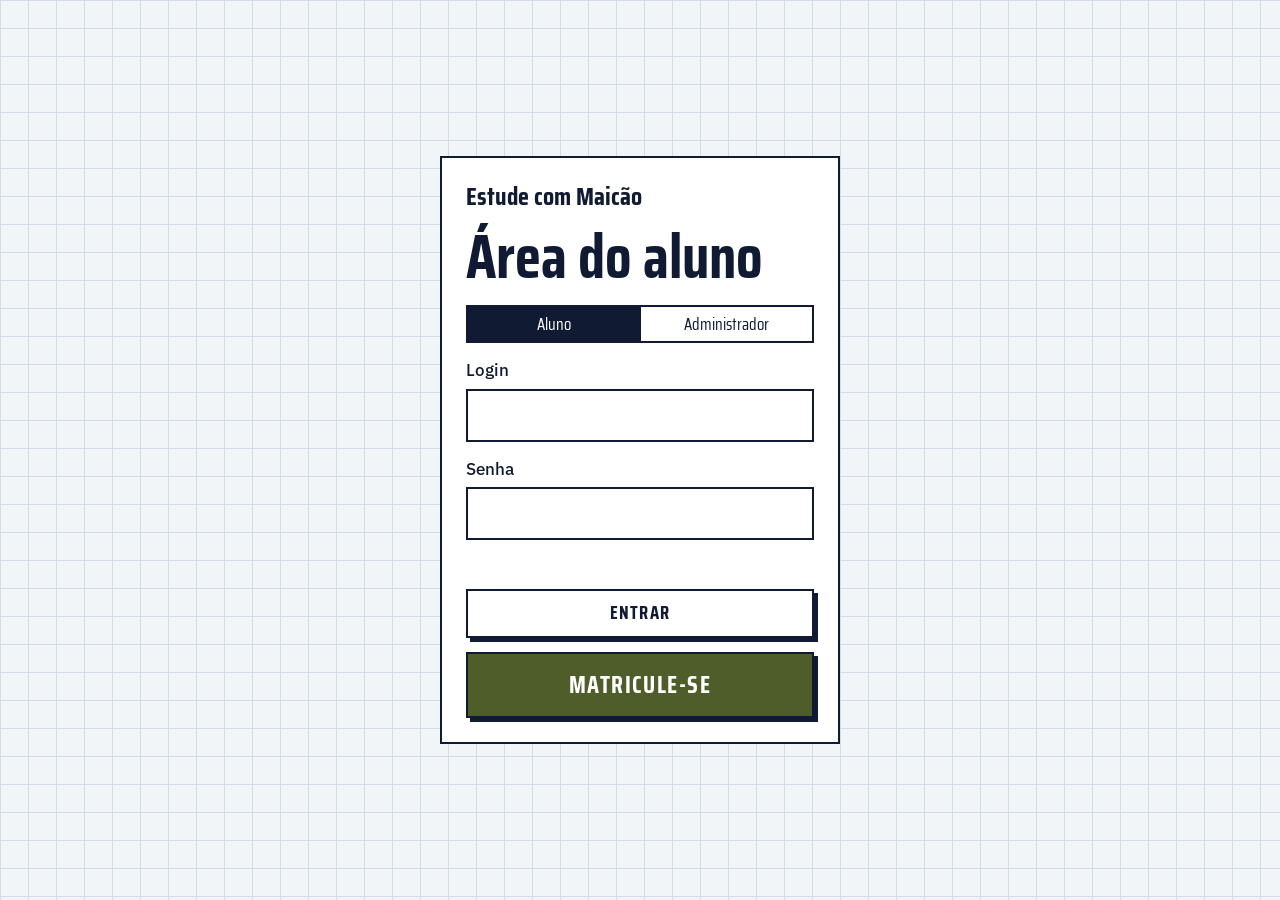
<file: v1/index.html>
<!doctype html><html lang="pt-BR"><head><meta charset="utf-8"><meta name="viewport" content="width=device-width,initial-scale=1"><link rel="preconnect" href="https://fonts.googleapis.com"><link href="https://fonts.googleapis.com/css2?family=Saira+Condensed:wght@600;700&family=IBM+Plex+Sans:wght@400;500&display=swap" rel="stylesheet"><link rel="stylesheet" href="style.css"><title>Área do aluno | Estude com Maicão</title></head>
<body data-p="login"><main class="center"><form id="f" class="box narrow"><a class="logo" href="matricula.html">Estude com Maicão</a><h1>Área do aluno</h1>
<div class="tabs"><button type="button" class="tab on" data-r="aluno">Aluno</button><button type="button" class="tab" data-r="admin">Administrador</button></div>
<label>Login<input id="l" autocomplete="username" required></label>
<label>Senha<input id="s" type="password" autocomplete="current-password" required></label>
<p id="e" class="err" role="alert"></p>
<button class="btn ln">ENTRAR</button>
<a class="btn big" href="matricula.html">MATRICULE-SE</a></form></main><script src="app.js"></script></body></html>
</file>
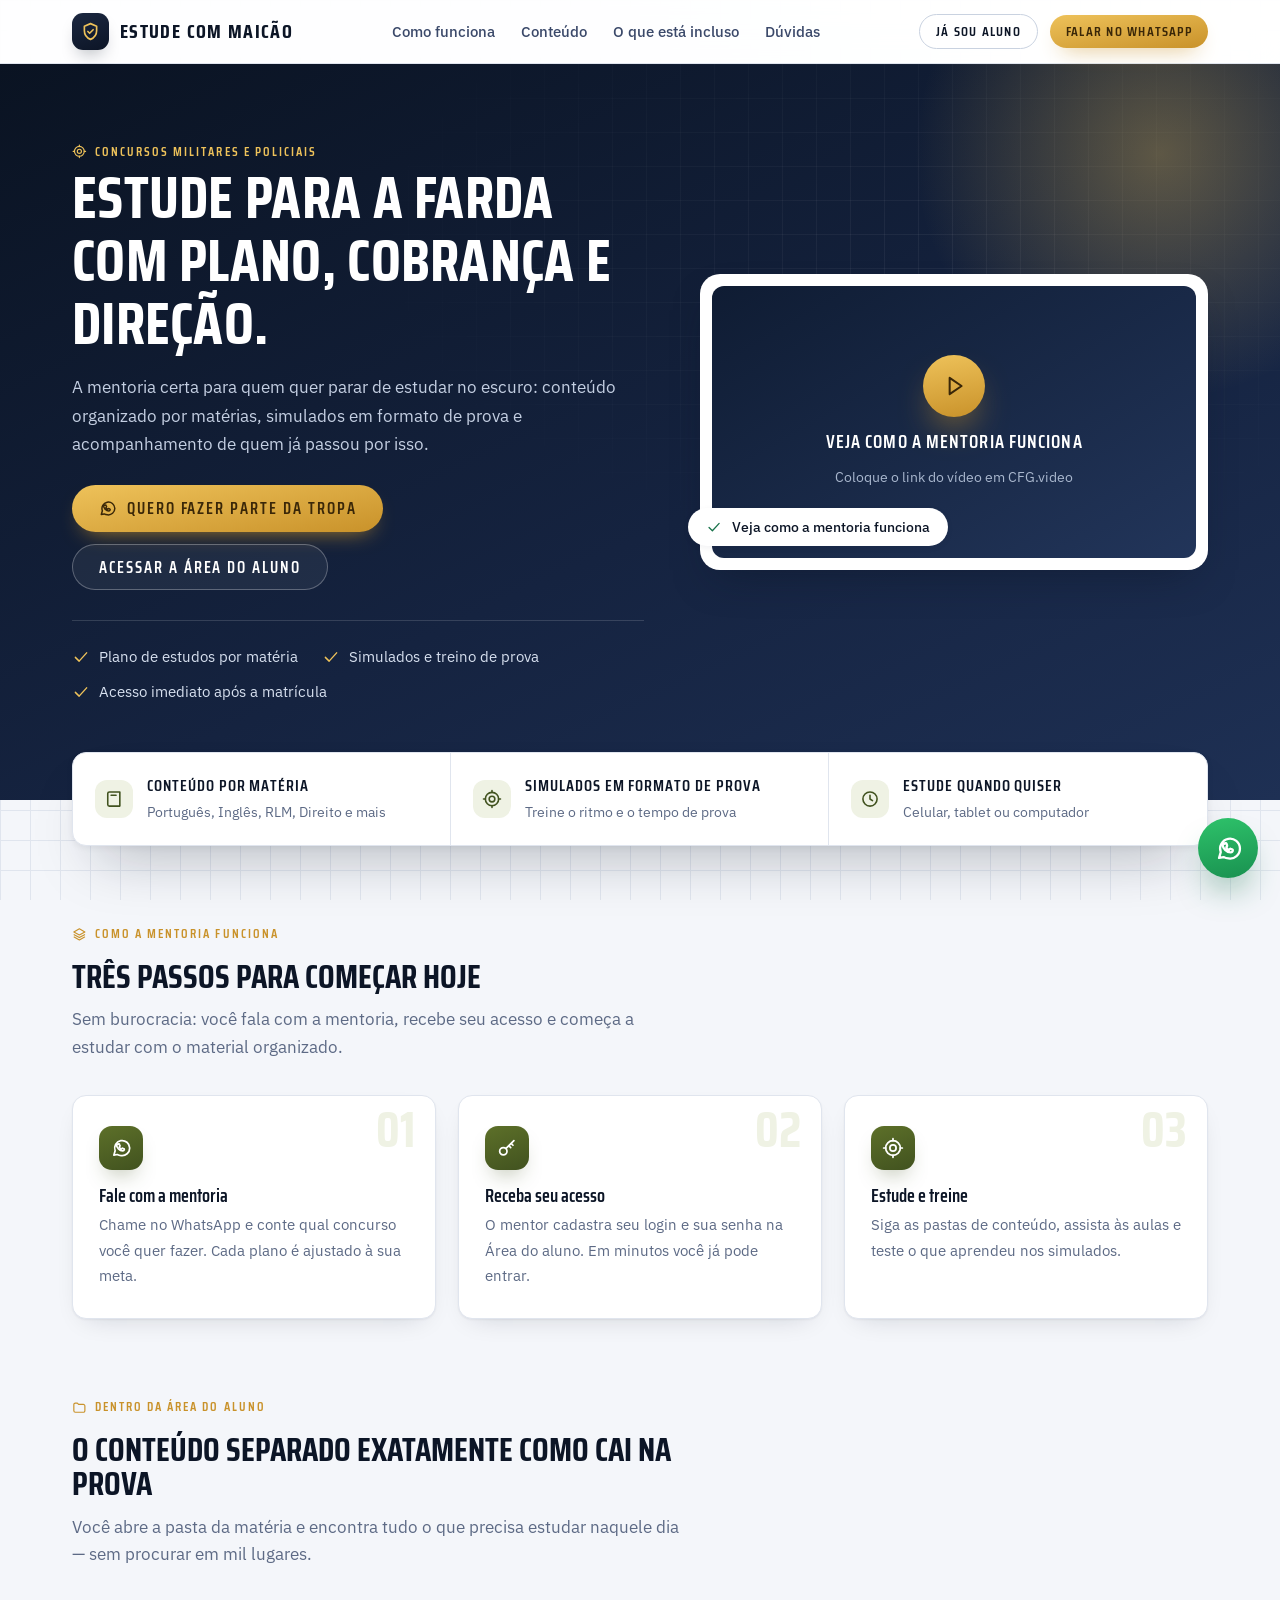
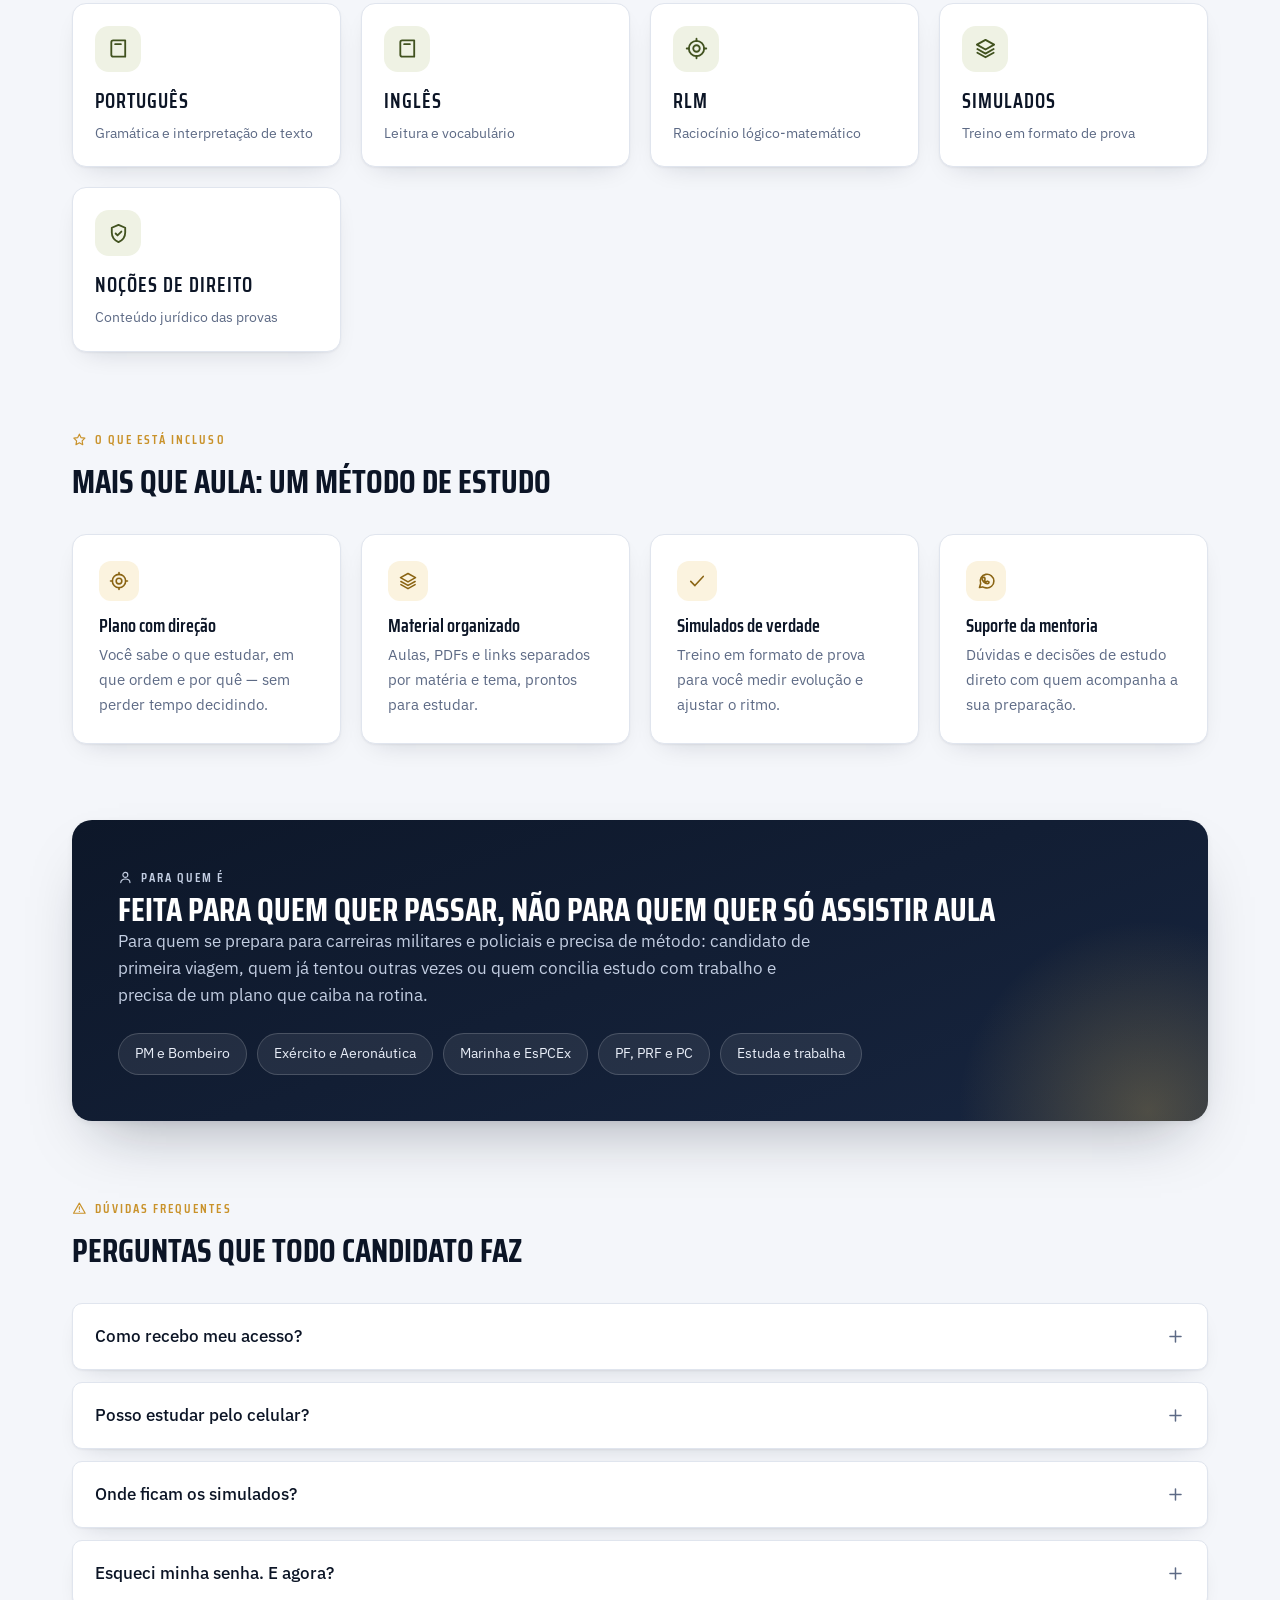
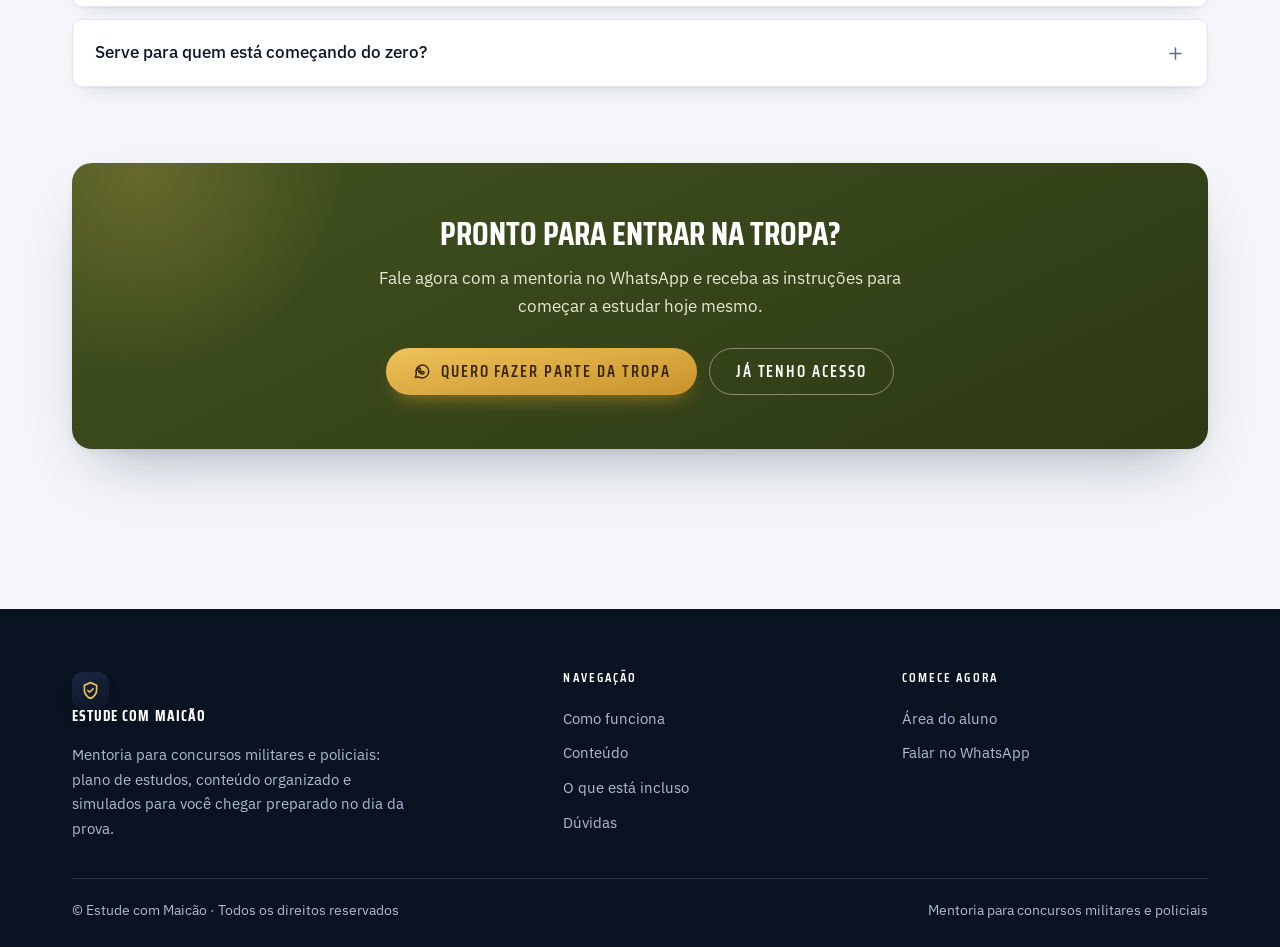
<file: admin.html>
<!doctype html><html lang="pt-BR"><head><meta charset="utf-8"><meta name="viewport" content="width=device-width,initial-scale=1"><link rel="preconnect" href="https://fonts.googleapis.com"><link href="https://fonts.googleapis.com/css2?family=Saira+Condensed:wght@600;700&family=IBM+Plex+Sans:wght@400;500&display=swap" rel="stylesheet"><link rel="stylesheet" href="style.css"><title>Painel do administrador | Estude com Maicão</title></head>
<body data-p="admin"><header class="top"><div class="wrap bar"><span class="logo">Estude com Maicão · Admin</span><button class="btn ln" id="sair">SAIR</button></div></header>
<main class="wrap s"><div class="tabs"><button class="tab on" data-t="a">Alunos</button><button class="tab" data-t="c">Conteúdo</button></div>
<section id="t-a" class="s"><h2>Cadastrar aluno</h2>
<form id="fa" class="form"><label>Nome<input id="an" required></label><label>Login<input id="al" required></label><label>Senha (mín. 6)<input id="as" type="text" minlength="6" required></label><button class="btn">CADASTRAR</button></form>
<h2>Alunos</h2><div class="ov"><table><thead><tr><th>Nome</th><th>Login</th><th>Status</th><th>Ações</th></tr></thead><tbody id="ta"></tbody></table></div>
<p style="margin-top:20px"><button class="btn ln" id="pwa">ALTERAR MINHA SENHA</button></p></section>
<section id="t-c" class="s" hidden><h2>Pastas</h2><div id="pl"></div>
<form id="fp" class="form"><label>Nova pasta<input id="pn" required></label><button class="btn">CRIAR PASTA</button></form>
<h2>Enviar conteúdo</h2>
<form id="fc" class="form"><label>Pasta<select id="cp" required></select></label><label>Título<input id="ct" required></label><label>Link (YouTube, Drive…)<input id="cu" pattern="https?://.+" placeholder="https://"></label><label>ou arquivo (PDF, vídeo…)<input id="cf" type="file"></label><button class="btn">PUBLICAR</button></form>
<h2>Conteúdo publicado</h2><ul id="il" class="l"></ul></section></main><script src="app.js"></script></body></html>
</file>
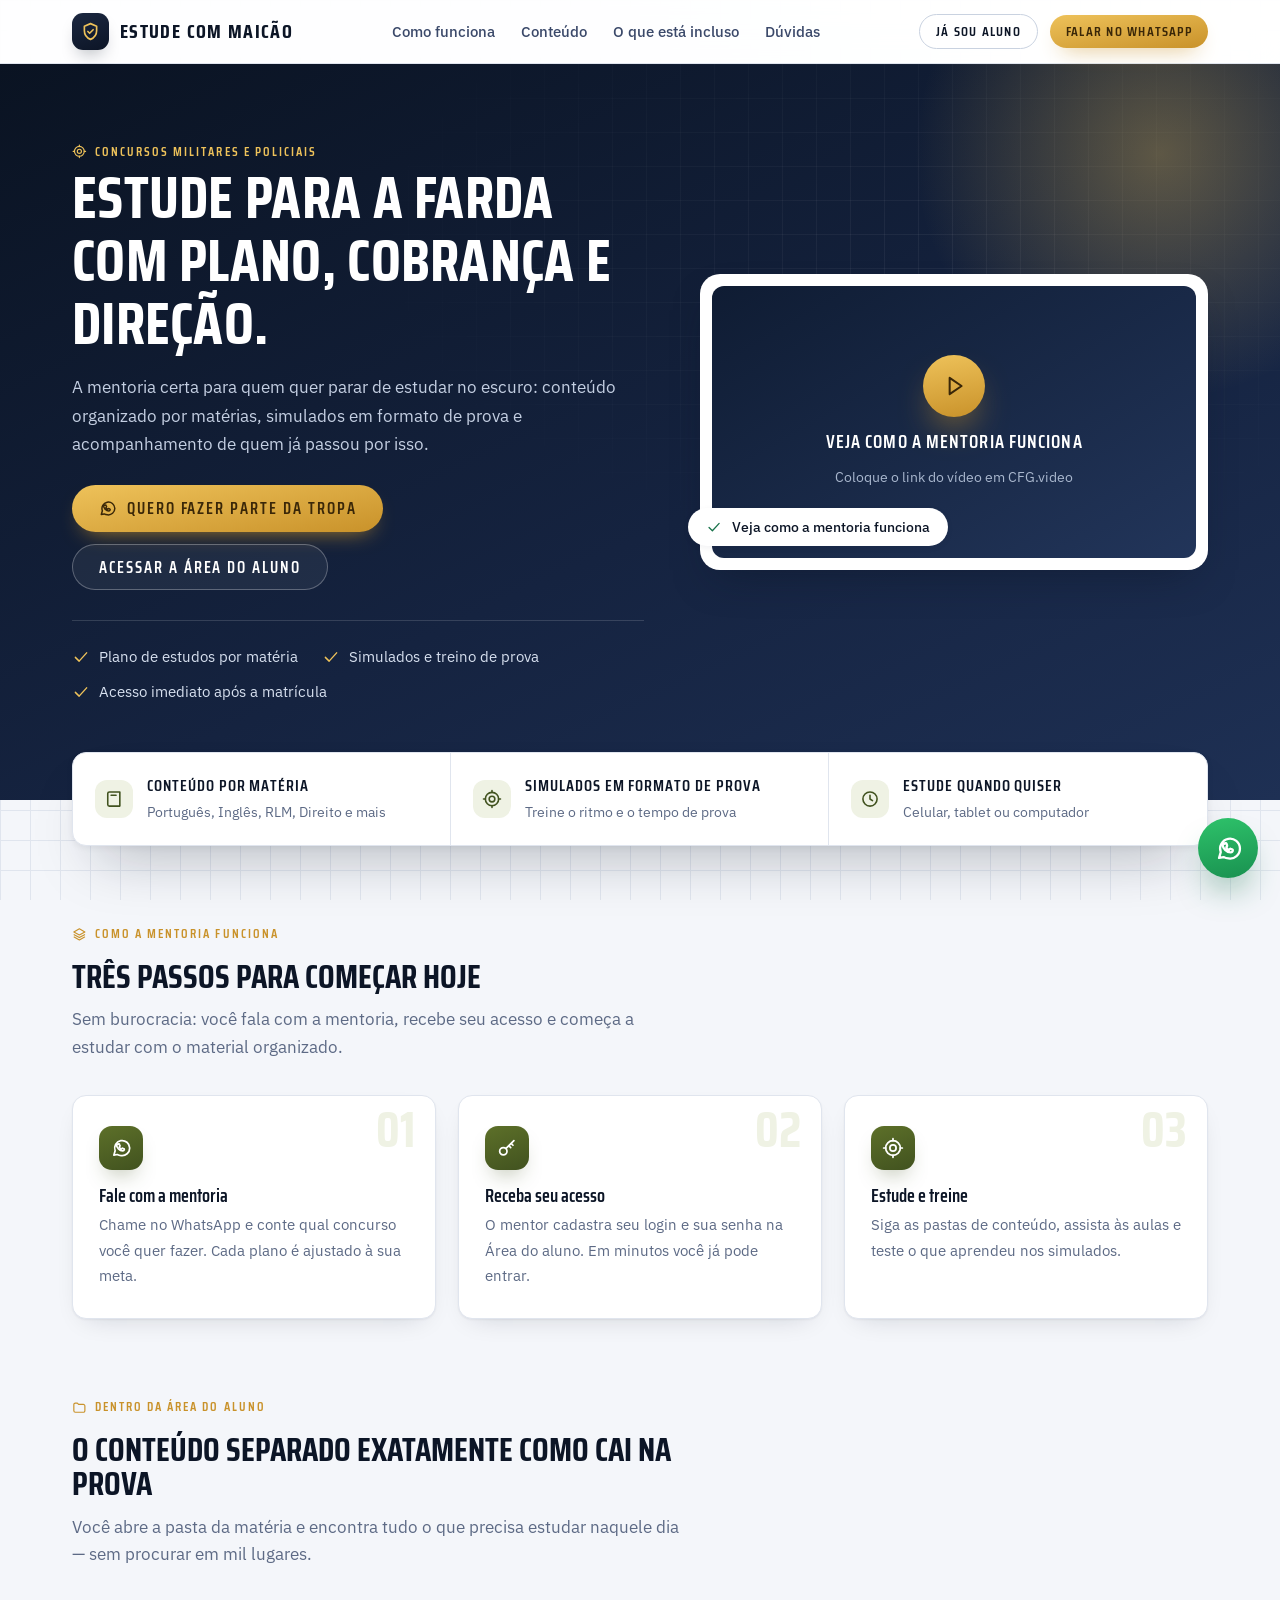
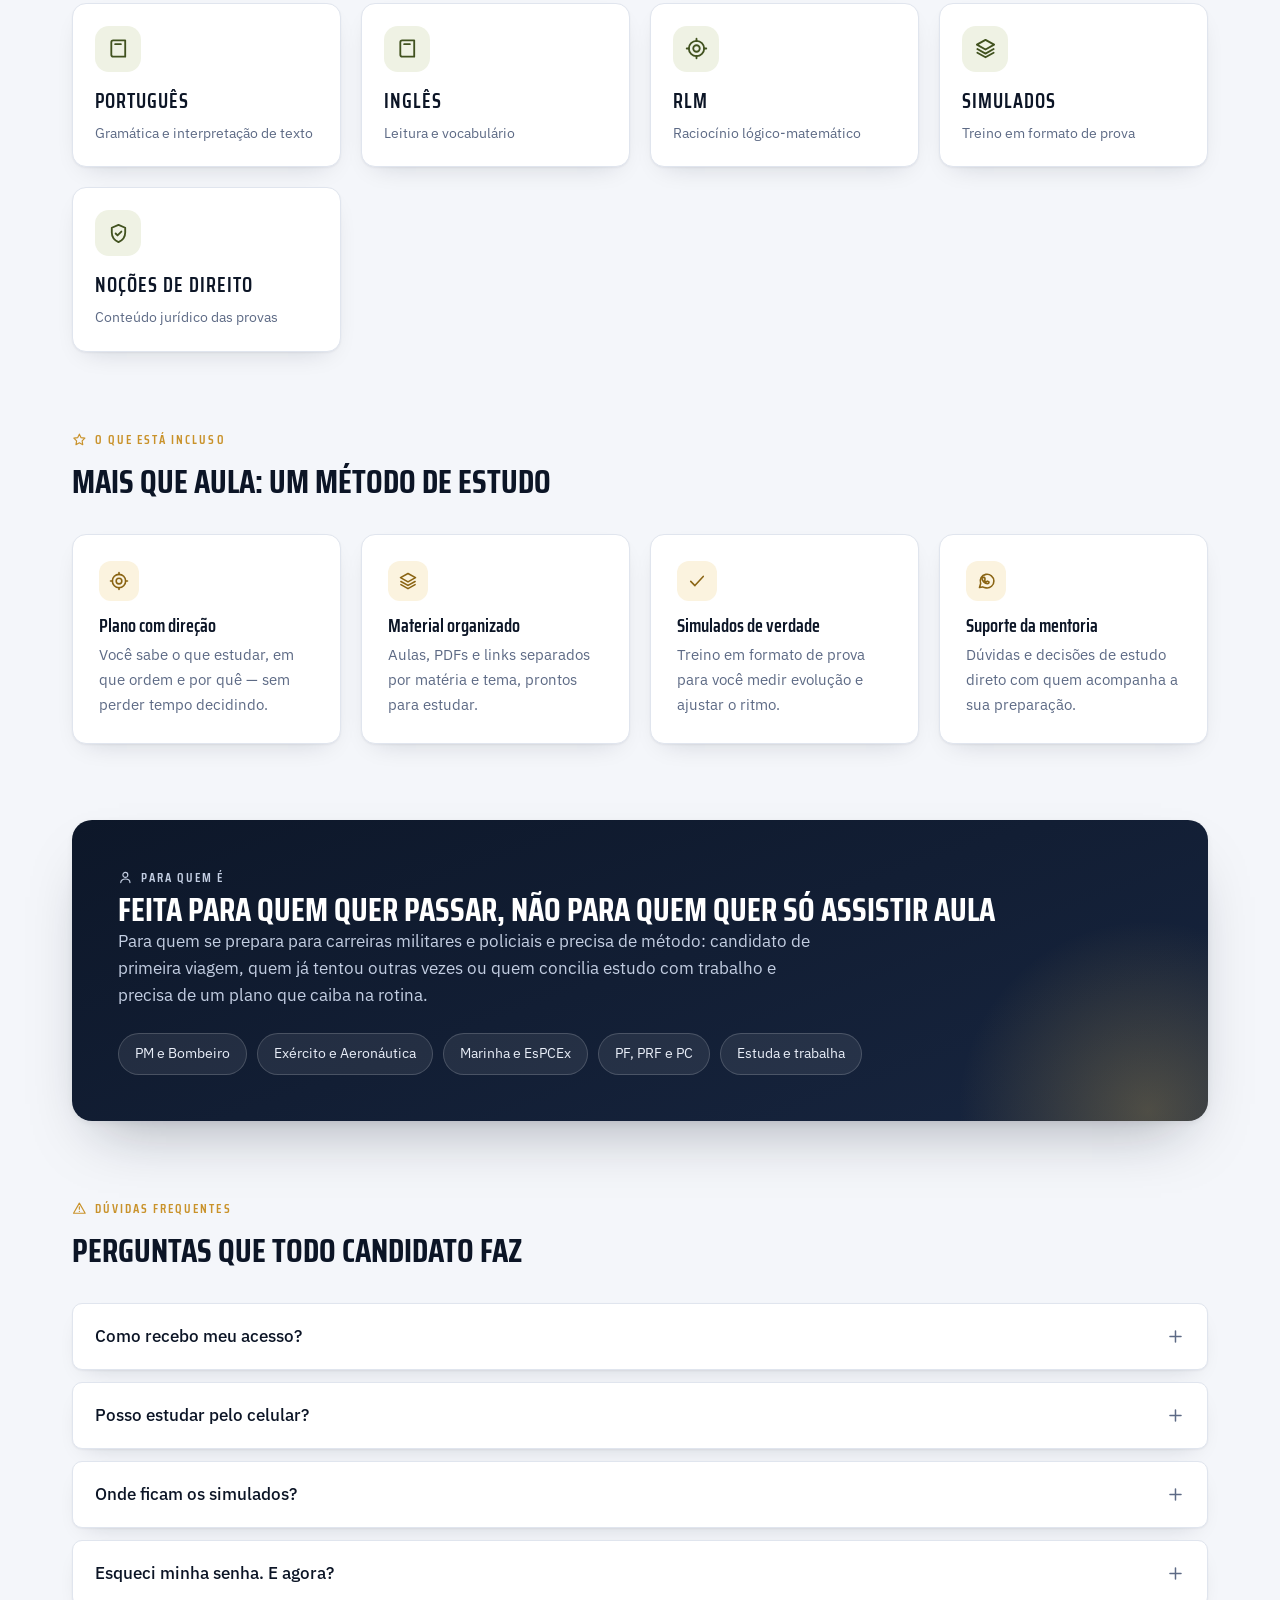
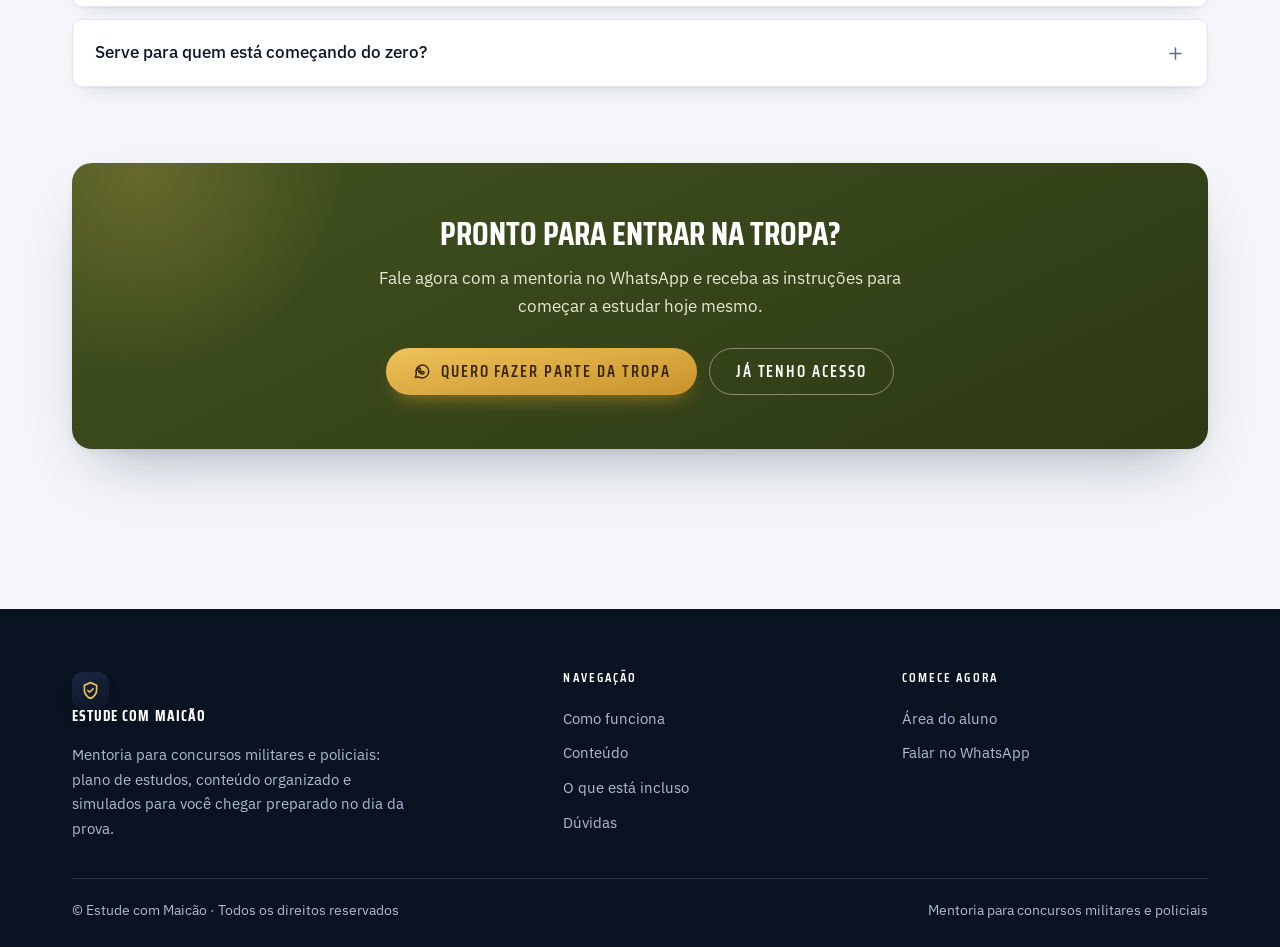
<file: aluno.html>
<!doctype html><html lang="pt-BR"><head><meta charset="utf-8"><meta name="viewport" content="width=device-width,initial-scale=1"><link rel="preconnect" href="https://fonts.googleapis.com"><link href="https://fonts.googleapis.com/css2?family=Saira+Condensed:wght@600;700&family=IBM+Plex+Sans:wght@400;500&display=swap" rel="stylesheet"><link rel="stylesheet" href="style.css"><title>Área do aluno | Estude com Maicão</title></head>
<body data-p="aluno"><header class="top"><div class="wrap bar"><span class="logo">Olá, <span id="nome"></span></span><button class="btn ln" id="sair">SAIR</button></div></header>
<main class="wrap s"><h1>Área do aluno</h1><div id="grid" class="grid3"></div><div id="lista" hidden></div></main><script src="app.js"></script></body></html>
</file>
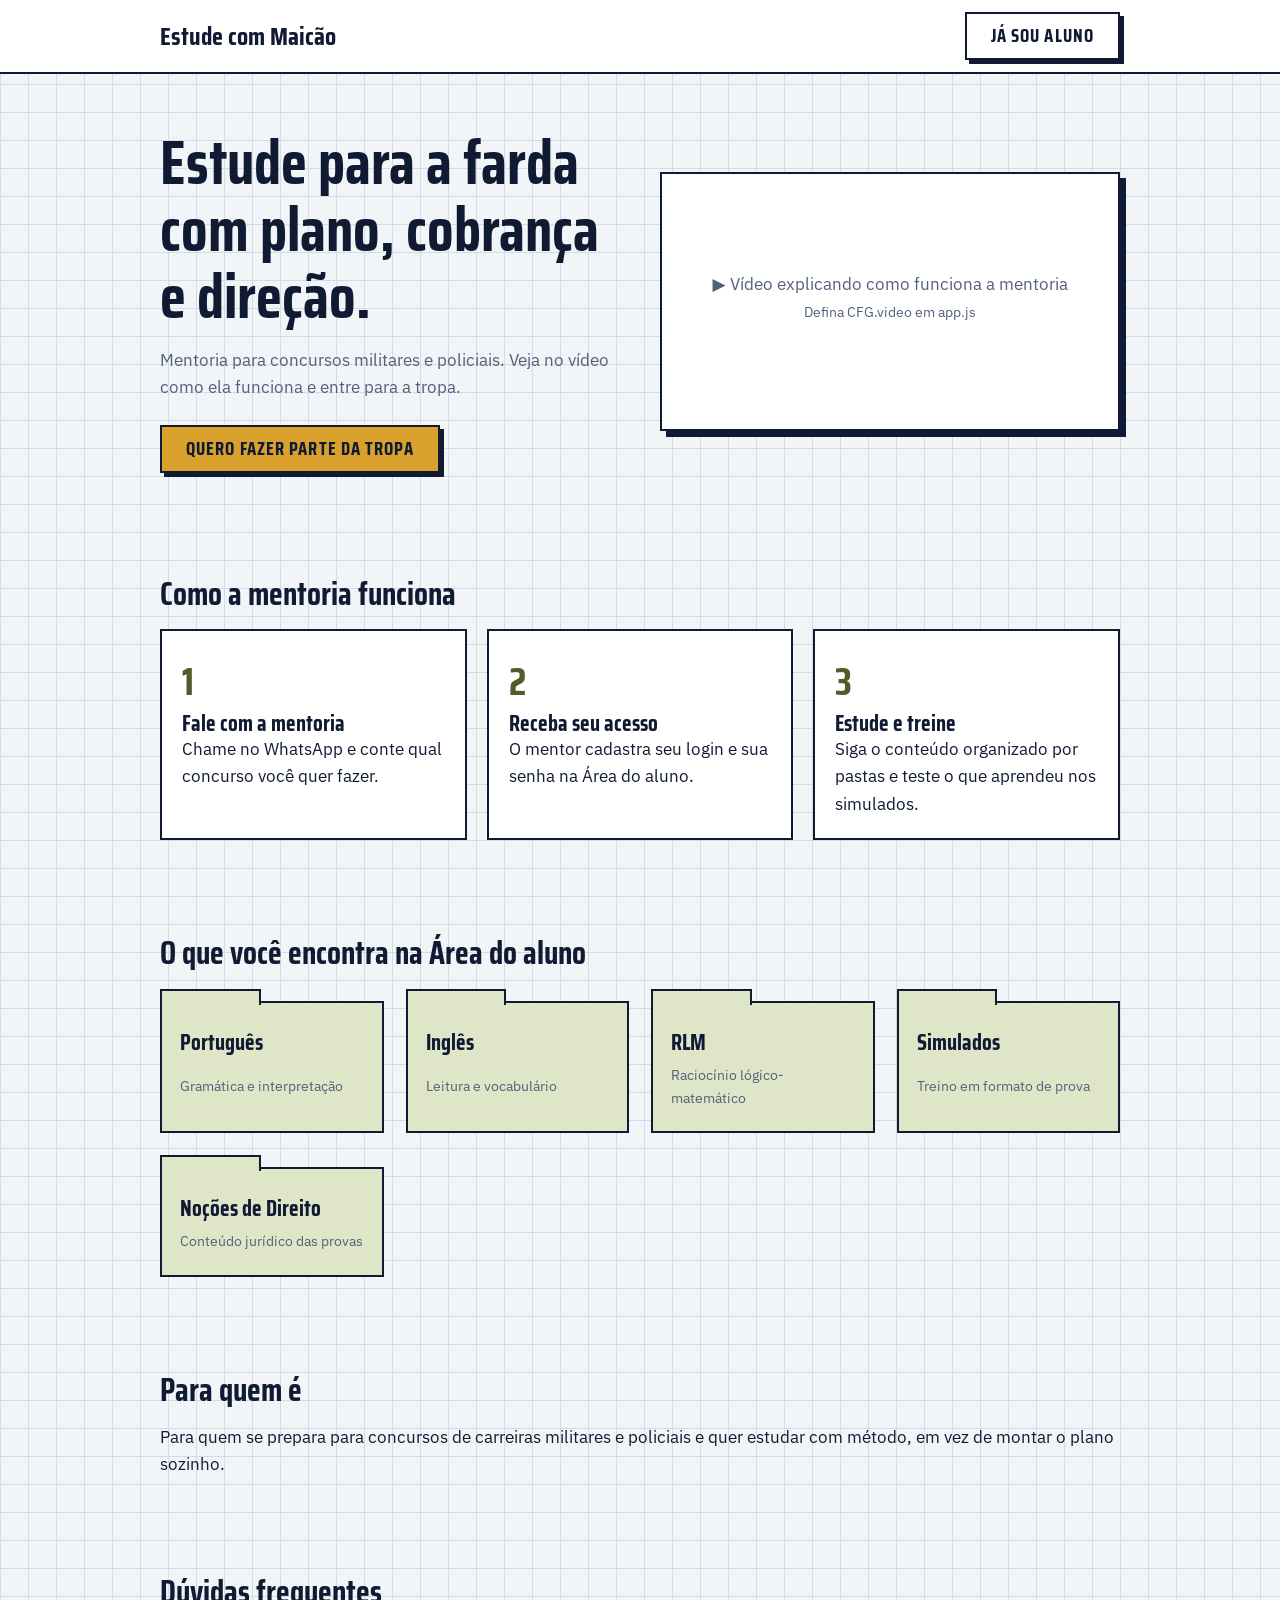
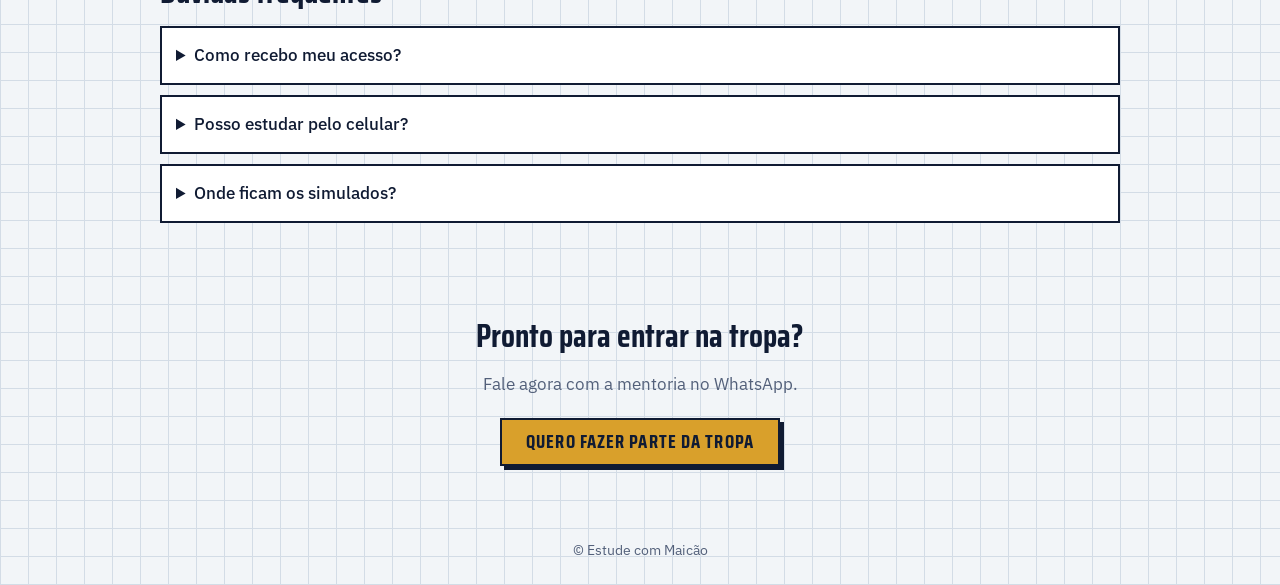
<file: matricula.html>
<!doctype html><html lang="pt-BR"><head><meta charset="utf-8"><meta name="viewport" content="width=device-width,initial-scale=1"><link rel="preconnect" href="https://fonts.googleapis.com"><link href="https://fonts.googleapis.com/css2?family=Saira+Condensed:wght@600;700&family=IBM+Plex+Sans:wght@400;500&display=swap" rel="stylesheet"><link rel="stylesheet" href="style.css"><title>Estude com Maicão | Mentoria para concursos militares e policiais</title></head>
<body data-p="landing"><header class="top"><div class="wrap bar"><a class="logo" href="matricula.html">Estude com Maicão</a><a class="btn ln" href="index.html">JÁ SOU ALUNO</a></div></header>
<main class="wrap">
<div class="hero"><div><h1>Estude para a farda com plano, cobrança e direção.</h1><p>Mentoria para concursos militares e policiais. Veja no vídeo como ela funciona e entre para a tropa.</p><a class="btn br wa">QUERO FAZER PARTE DA TROPA</a></div><div id="video" class="video"></div></div>
<section class="s"><h2>Como a mentoria funciona</h2><ol class="steps"><li><h3>Fale com a mentoria</h3><p>Chame no WhatsApp e conte qual concurso você quer fazer.</p></li><li><h3>Receba seu acesso</h3><p>O mentor cadastra seu login e sua senha na Área do aluno.</p></li><li><h3>Estude e treine</h3><p>Siga o conteúdo organizado por pastas e teste o que aprendeu nos simulados.</p></li></ol></section>
<section class="s"><h2>O que você encontra na Área do aluno</h2><div class="grid3">
<div class="pasta"><b>Português</b><small>Gramática e interpretação</small></div><div class="pasta"><b>Inglês</b><small>Leitura e vocabulário</small></div><div class="pasta"><b>RLM</b><small>Raciocínio lógico-matemático</small></div><div class="pasta"><b>Simulados</b><small>Treino em formato de prova</small></div><div class="pasta"><b>Noções de Direito</b><small>Conteúdo jurídico das provas</small></div></div></section>
<section class="s"><h2>Para quem é</h2><p>Para quem se prepara para concursos de carreiras militares e policiais e quer estudar com método, em vez de montar o plano sozinho.</p></section>
<section class="s"><h2>Dúvidas frequentes</h2>
<details><summary>Como recebo meu acesso?</summary><p>Depois de falar com a mentoria pelo WhatsApp, seu login e sua senha são cadastrados pelo administrador.</p></details>
<details><summary>Posso estudar pelo celular?</summary><p>Sim. A Área do aluno funciona em celular, tablet e computador.</p></details>
<details><summary>Onde ficam os simulados?</summary><p>Na pasta Simulados, dentro da Área do aluno.</p></details></section>
<section class="s cta"><h2>Pronto para entrar na tropa?</h2><p>Fale agora com a mentoria no WhatsApp.</p><a class="btn br wa">QUERO FAZER PARTE DA TROPA</a></section>
</main><footer>© Estude com Maicão</footer><script src="app.js"></script></body></html>
</file>
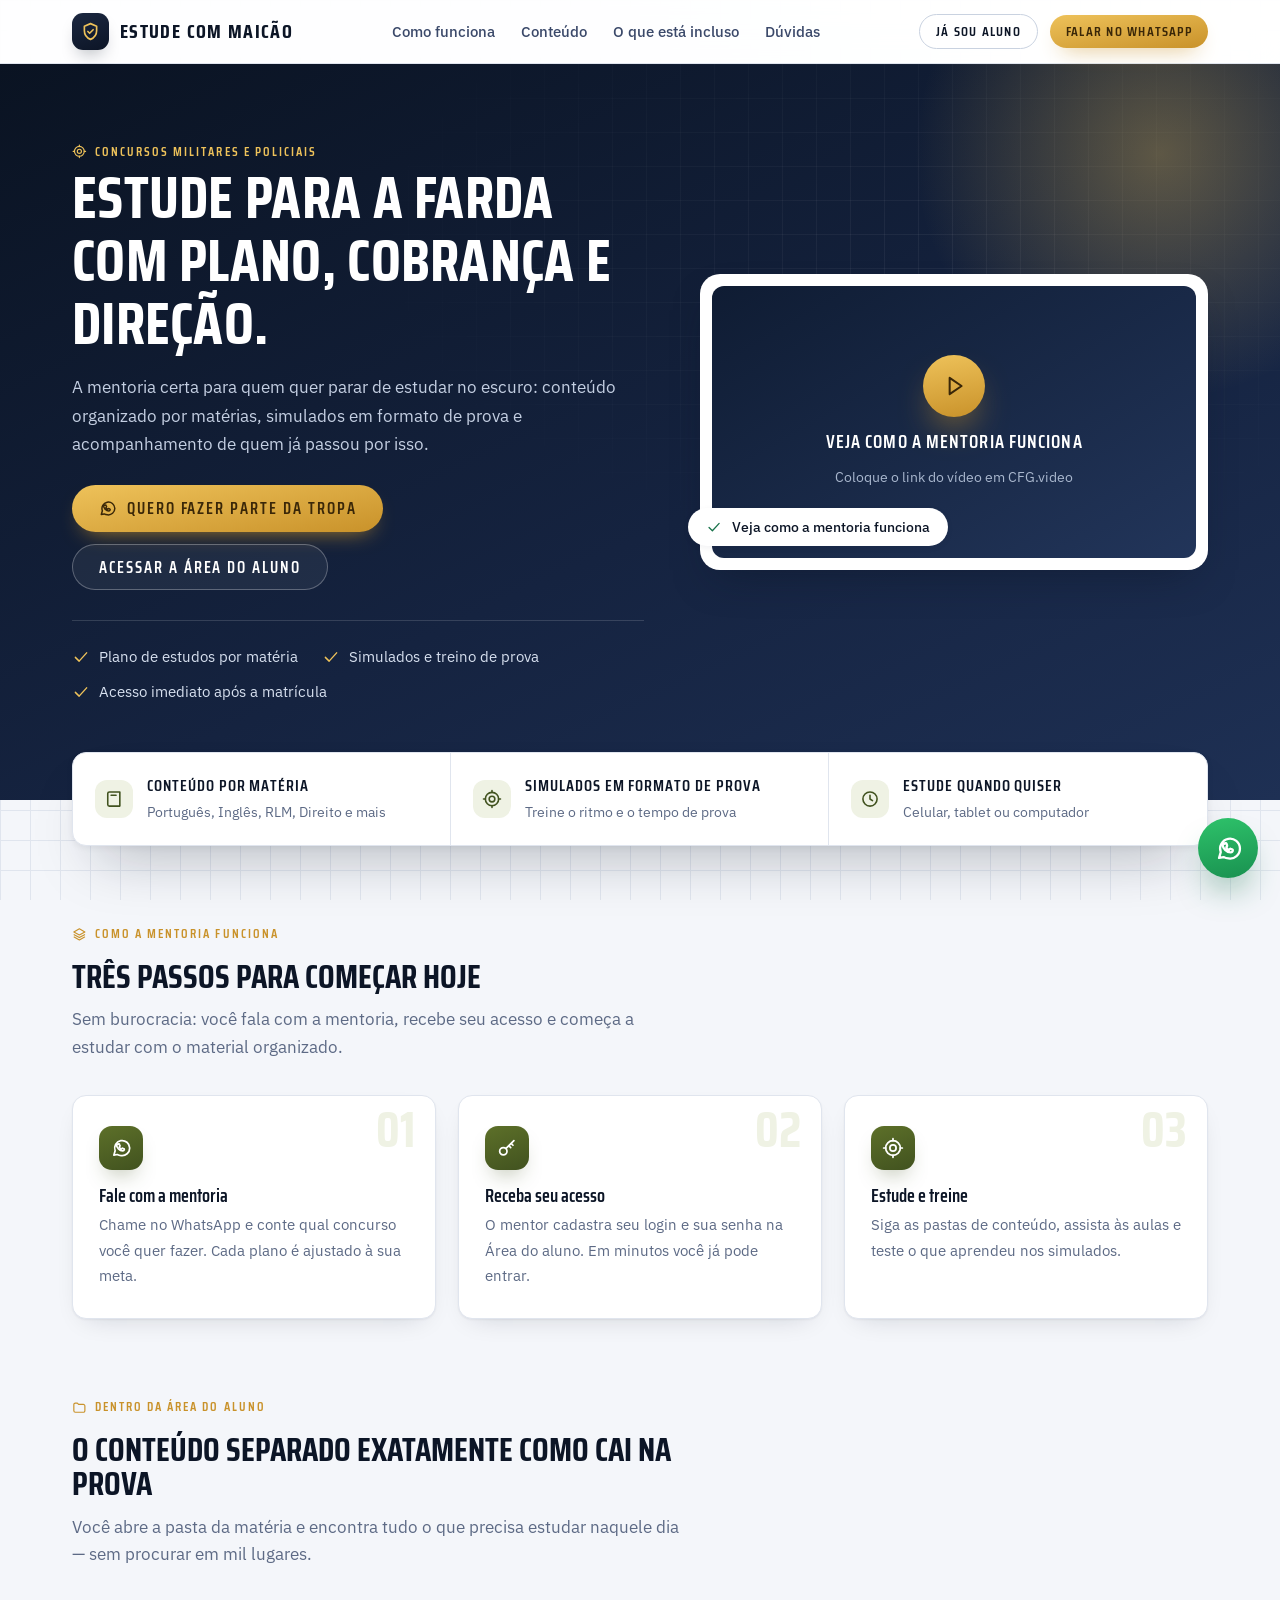
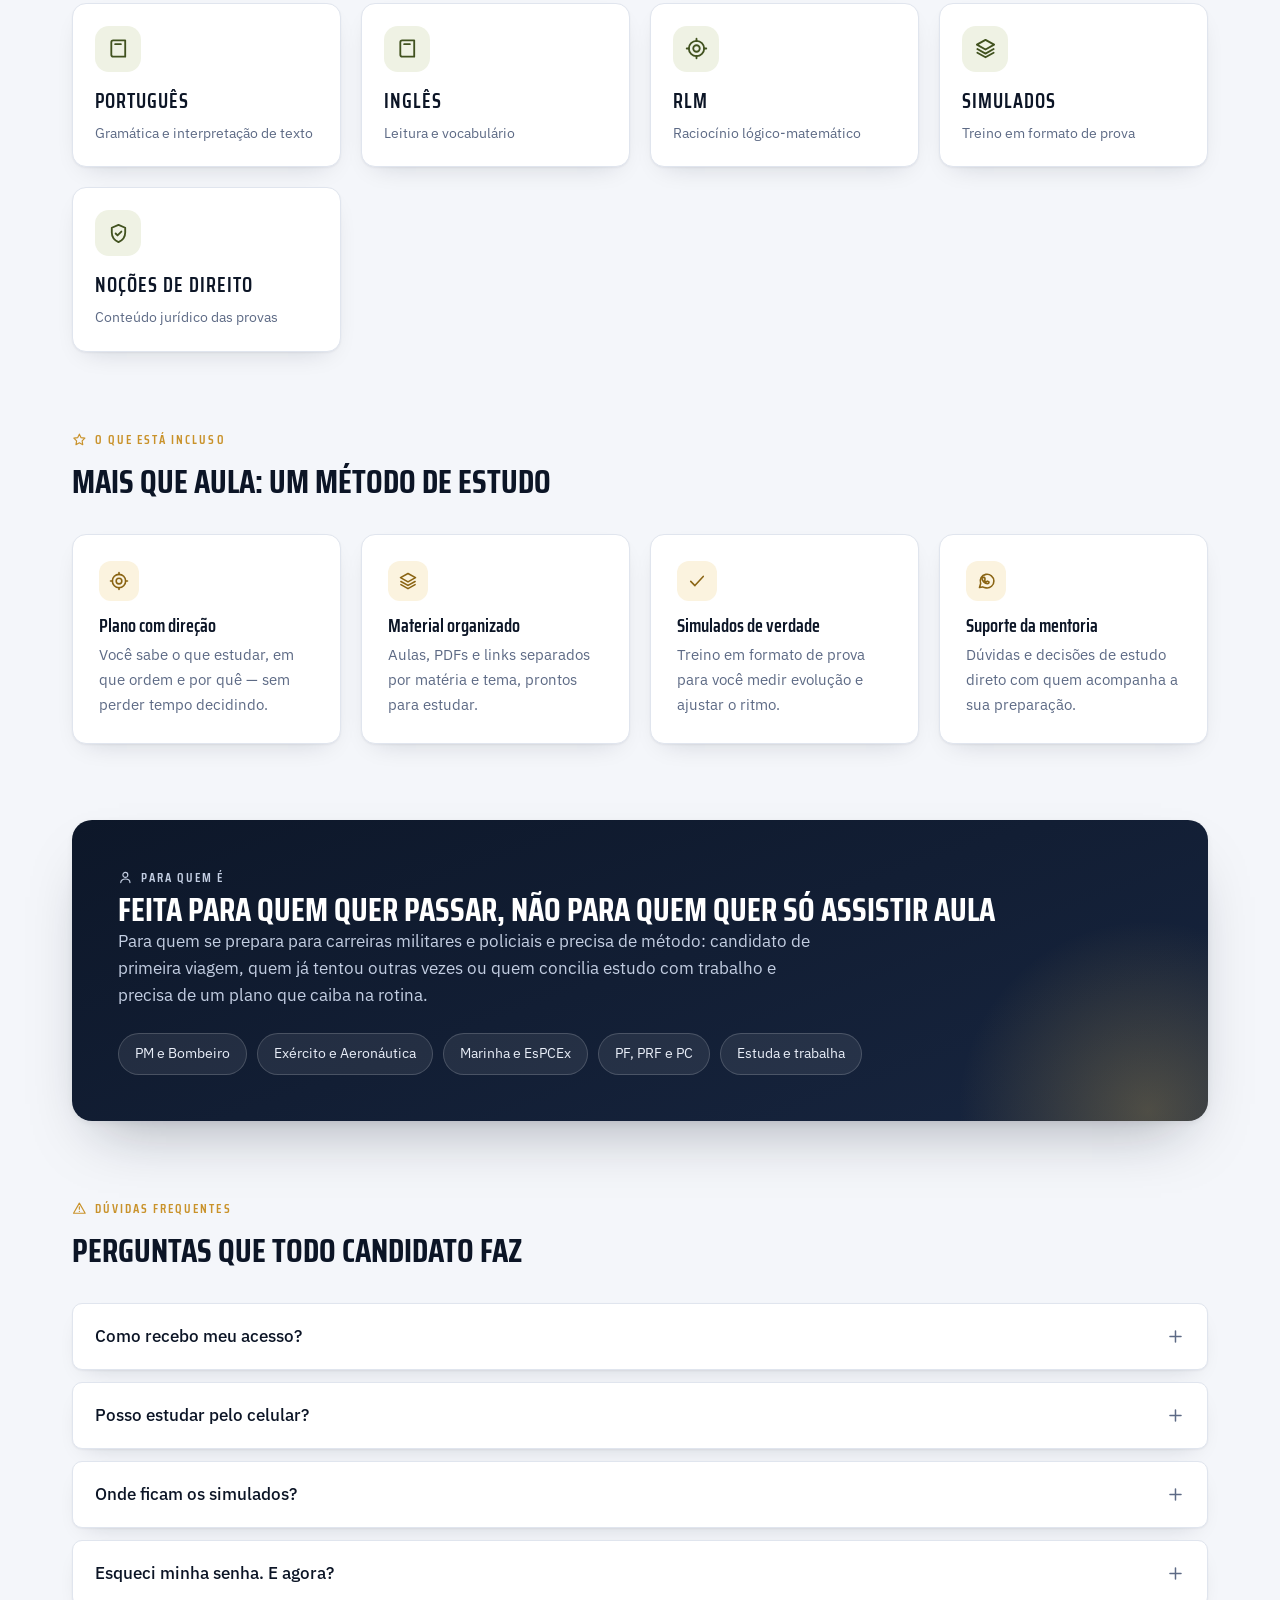
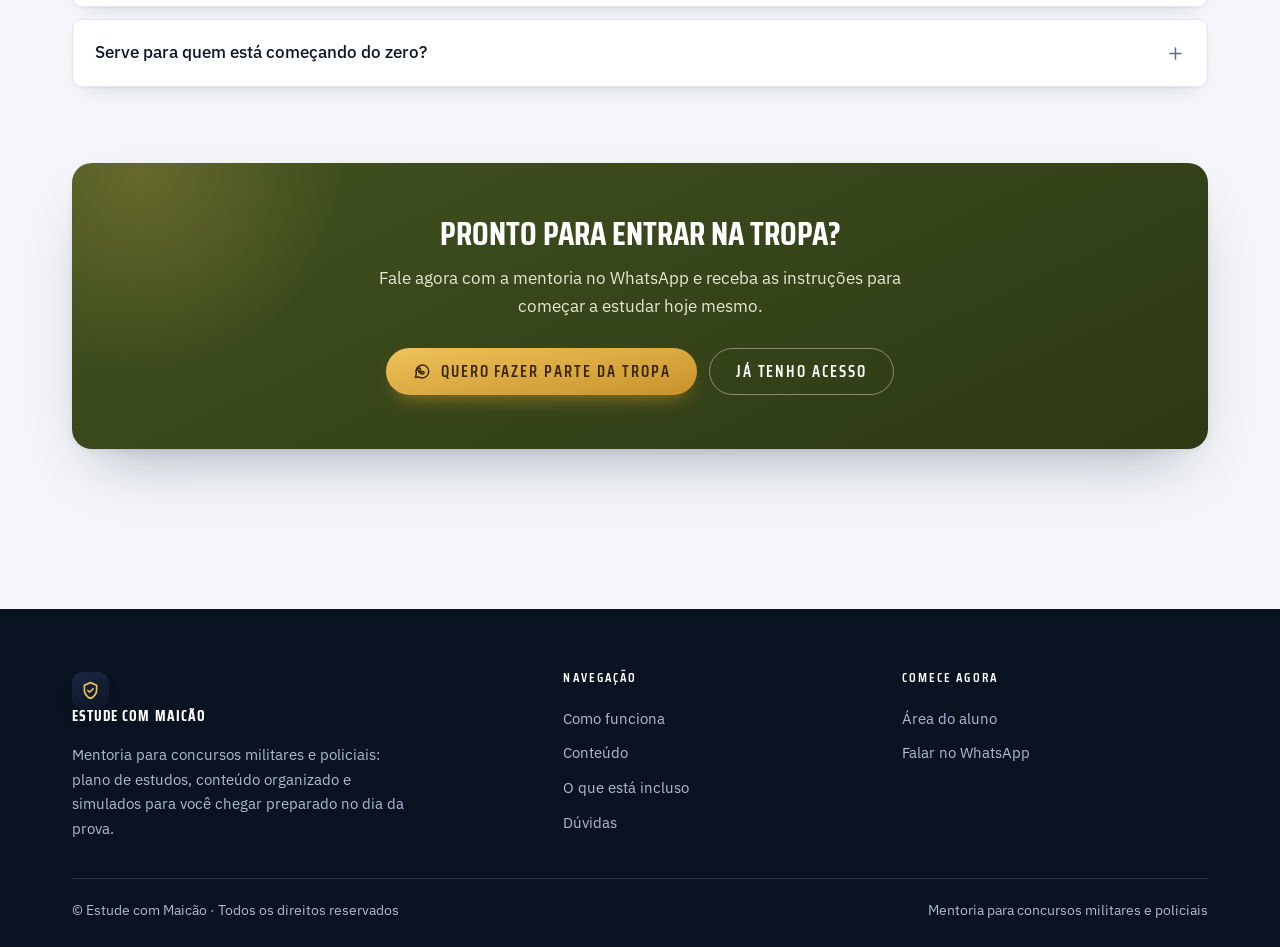
<file: plataforma.html>
<!doctype html>
<html lang="pt-BR">
<head>
<meta charset="utf-8">
<meta name="viewport" content="width=device-width,initial-scale=1">
<title>Estude com Maicão | Mentoria para concursos militares e policiais</title>
<link rel="canonical" href="./index.html">
<meta http-equiv="refresh" content="0; url=./index.html">
<script>location.replace('./index.html'+location.hash);</script>
</head>
<body style="font:16px system-ui,sans-serif;padding:28px;color:#0c1526">
<p>Redirecionando para a <a href="./index.html">plataforma</a>…</p>
</body>
</html>
</file>
<file: v1/style.css>
:root{--paper:#f2f5f8;--grid:#d3dce6;--ink:#101b33;--olive:#4f5d2a;--brass:#d9a02b;--mute:#53607a}
*{box-sizing:border-box;margin:0}
body{font:17px/1.6 'IBM Plex Sans',system-ui,sans-serif;color:var(--ink);background:linear-gradient(var(--grid) 1px,transparent 1px) 0 0/28px 28px,linear-gradient(90deg,var(--grid) 1px,transparent 1px) 0 0/28px 28px,var(--paper);min-height:100vh}
h1,h2,h3,.btn,.tab,.logo{font-family:'Saira Condensed',Impact,sans-serif;line-height:1.1}
h1{font-size:clamp(2.2rem,6vw,3.8rem);font-weight:700}h2{font-size:2rem;margin-bottom:16px}h3{font-size:1.4rem}
[hidden]{display:none!important}
.wrap{max-width:1000px;margin:auto;padding:0 20px}
.s{padding:48px 0}
.top{background:#fff;border-bottom:2px solid var(--ink)}
.bar{display:flex;justify-content:space-between;align-items:center;gap:12px;padding-top:12px;padding-bottom:12px}
.logo{font-size:1.6rem;font-weight:700;text-decoration:none;color:var(--ink)}
.btn{display:inline-block;padding:12px 24px;background:var(--olive);color:#fff;border:2px solid var(--ink);box-shadow:4px 4px 0 var(--ink);font-size:1.15rem;font-weight:700;letter-spacing:.06em;text-decoration:none;cursor:pointer;text-align:center}
.btn:active{transform:translate(3px,3px);box-shadow:1px 1px 0 var(--ink)}
.btn.br{background:var(--brass);color:var(--ink)}.btn.ln{background:#fff;color:var(--ink)}
.box{background:#fff;border:2px solid var(--ink);padding:24px}
.center{display:grid;place-items:center;min-height:100vh;padding:20px}
.narrow{width:100%;max-width:400px;display:grid;gap:14px}.narrow .btn{width:100%}.big{padding:18px;font-size:1.5rem}
label{display:grid;gap:4px;font-weight:500}
input,select{width:100%;padding:11px;background:#fff;border:2px solid var(--ink);font:inherit;color:var(--ink)}
:focus-visible{outline:3px solid var(--brass);outline-offset:2px}
.tabs{display:flex}.tab{flex:1;padding:8px;background:#fff;border:2px solid var(--ink);font-size:1.05rem;cursor:pointer;color:var(--ink)}.tab+.tab{border-left:0}.tab.on{background:var(--ink);color:#fff}
.err{color:#b3261e;min-height:1.4em;font-size:.95rem}
.hero{display:grid;grid-template-columns:1fr 1fr;gap:40px;align-items:center;padding:56px 0}
.hero p{margin:16px 0 24px;max-width:46ch;color:var(--mute)}
.video{aspect-ratio:16/9;background:#fff;border:2px solid var(--ink);box-shadow:6px 6px 0 var(--ink);display:grid;place-items:center;text-align:center;padding:12px}
.video iframe{width:100%;height:100%;border:0}
.steps{display:grid;grid-template-columns:repeat(3,1fr);gap:20px;list-style:none;padding:0;counter-reset:n}
.steps li{background:#fff;border:2px solid var(--ink);padding:20px;counter-increment:n}
.steps li::before{content:counter(n);font:700 2.4rem 'Saira Condensed',sans-serif;color:var(--olive);display:block}
.grid3{display:grid;grid-template-columns:repeat(auto-fill,minmax(210px,1fr));gap:34px 22px;padding-top:14px}
.pasta{position:relative;display:grid;gap:4px;text-align:left;padding:22px 18px;background:#dfe6c8;border:2px solid var(--ink);font:inherit;color:var(--ink);cursor:pointer}
.pasta b{font:700 1.4rem 'Saira Condensed',sans-serif}.pasta small{color:var(--mute)}
.pasta::before{content:"";position:absolute;top:-14px;left:-2px;width:44%;height:14px;background:inherit;border:2px solid var(--ink);border-bottom:0}
button.pasta:hover{background:#cfd9ad}
.item{display:block;width:100%;text-align:left;padding:14px;margin-top:10px;background:#fff;border:2px solid var(--ink);font:inherit;color:var(--ink);cursor:pointer}.item:hover{background:#eef2e0}
details{background:#fff;border:2px solid var(--ink);padding:14px;margin-top:10px}summary{font-weight:500;cursor:pointer}details p{margin-top:8px;color:var(--mute)}
.cta{text-align:center}.cta p{margin-bottom:20px;color:var(--mute)}
footer{padding:24px 0;text-align:center;color:var(--mute);font-size:.9rem}
.ov{overflow-x:auto}table{width:100%;border-collapse:collapse;background:#fff}td,th{border:2px solid var(--ink);padding:8px;text-align:left}
td button,ul.l button,.chip button{margin:2px;padding:4px 10px;border:2px solid var(--ink);background:#fff;cursor:pointer;font:inherit;color:var(--ink)}
.form{display:grid;grid-template-columns:repeat(auto-fit,minmax(180px,1fr));gap:12px;align-items:end;margin:16px 0}
.chip{display:inline-block;border:2px solid var(--ink);background:#fff;padding:2px 4px 2px 10px;margin:0 6px 6px 0}
ul.l{list-style:none;padding:0}ul.l li{background:#fff;border:2px solid var(--ink);padding:8px 12px;margin-top:8px;display:flex;gap:10px;align-items:center}ul.l small{color:var(--mute);margin-right:auto}
@media(max-width:760px){.hero,.steps{grid-template-columns:1fr}}
</file>
<file: style.css>
:root{--paper:#f2f5f8;--grid:#d3dce6;--ink:#101b33;--olive:#4f5d2a;--brass:#d9a02b;--mute:#53607a}
*{box-sizing:border-box;margin:0}
body{font:17px/1.6 'IBM Plex Sans',system-ui,sans-serif;color:var(--ink);background:linear-gradient(var(--grid) 1px,transparent 1px) 0 0/28px 28px,linear-gradient(90deg,var(--grid) 1px,transparent 1px) 0 0/28px 28px,var(--paper);min-height:100vh}
h1,h2,h3,.btn,.tab,.logo{font-family:'Saira Condensed',Impact,sans-serif;line-height:1.1}
h1{font-size:clamp(2.2rem,6vw,3.8rem);font-weight:700}h2{font-size:2rem;margin-bottom:16px}h3{font-size:1.4rem}
[hidden]{display:none!important}
.wrap{max-width:1000px;margin:auto;padding:0 20px}
.s{padding:48px 0}
.top{background:#fff;border-bottom:2px solid var(--ink)}
.bar{display:flex;justify-content:space-between;align-items:center;gap:12px;padding-top:12px;padding-bottom:12px}
.logo{font-size:1.6rem;font-weight:700;text-decoration:none;color:var(--ink)}
.btn{display:inline-block;padding:12px 24px;background:var(--olive);color:#fff;border:2px solid var(--ink);box-shadow:4px 4px 0 var(--ink);font-size:1.15rem;font-weight:700;letter-spacing:.06em;text-decoration:none;cursor:pointer;text-align:center}
.btn:active{transform:translate(3px,3px);box-shadow:1px 1px 0 var(--ink)}
.btn.br{background:var(--brass);color:var(--ink)}.btn.ln{background:#fff;color:var(--ink)}
.box{background:#fff;border:2px solid var(--ink);padding:24px}
.center{display:grid;place-items:center;min-height:100vh;padding:20px}
.narrow{width:100%;max-width:400px;display:grid;gap:14px}.narrow .btn{width:100%}.big{padding:18px;font-size:1.5rem}
label{display:grid;gap:4px;font-weight:500}
input,select{width:100%;padding:11px;background:#fff;border:2px solid var(--ink);font:inherit;color:var(--ink)}
:focus-visible{outline:3px solid var(--brass);outline-offset:2px}
.tabs{display:flex}.tab{flex:1;padding:8px;background:#fff;border:2px solid var(--ink);font-size:1.05rem;cursor:pointer;color:var(--ink)}.tab+.tab{border-left:0}.tab.on{background:var(--ink);color:#fff}
.err{color:#b3261e;min-height:1.4em;font-size:.95rem}
.hero{display:grid;grid-template-columns:1fr 1fr;gap:40px;align-items:center;padding:56px 0}
.hero p{margin:16px 0 24px;max-width:46ch;color:var(--mute)}
.video{aspect-ratio:16/9;background:#fff;border:2px solid var(--ink);box-shadow:6px 6px 0 var(--ink);display:grid;place-items:center;text-align:center;padding:12px}
.video iframe{width:100%;height:100%;border:0}
.steps{display:grid;grid-template-columns:repeat(3,1fr);gap:20px;list-style:none;padding:0;counter-reset:n}
.steps li{background:#fff;border:2px solid var(--ink);padding:20px;counter-increment:n}
.steps li::before{content:counter(n);font:700 2.4rem 'Saira Condensed',sans-serif;color:var(--olive);display:block}
.grid3{display:grid;grid-template-columns:repeat(auto-fill,minmax(210px,1fr));gap:34px 22px;padding-top:14px}
.pasta{position:relative;display:grid;gap:4px;text-align:left;padding:22px 18px;background:#dfe6c8;border:2px solid var(--ink);font:inherit;color:var(--ink);cursor:pointer}
.pasta b{font:700 1.4rem 'Saira Condensed',sans-serif}.pasta small{color:var(--mute)}
.pasta::before{content:"";position:absolute;top:-14px;left:-2px;width:44%;height:14px;background:inherit;border:2px solid var(--ink);border-bottom:0}
button.pasta:hover{background:#cfd9ad}
.item{display:block;width:100%;text-align:left;padding:14px;margin-top:10px;background:#fff;border:2px solid var(--ink);font:inherit;color:var(--ink);cursor:pointer}.item:hover{background:#eef2e0}
details{background:#fff;border:2px solid var(--ink);padding:14px;margin-top:10px}summary{font-weight:500;cursor:pointer}details p{margin-top:8px;color:var(--mute)}
.cta{text-align:center}.cta p{margin-bottom:20px;color:var(--mute)}
footer{padding:24px 0;text-align:center;color:var(--mute);font-size:.9rem}
.ov{overflow-x:auto}table{width:100%;border-collapse:collapse;background:#fff}td,th{border:2px solid var(--ink);padding:8px;text-align:left}
td button,ul.l button,.chip button{margin:2px;padding:4px 10px;border:2px solid var(--ink);background:#fff;cursor:pointer;font:inherit;color:var(--ink)}
.form{display:grid;grid-template-columns:repeat(auto-fit,minmax(180px,1fr));gap:12px;align-items:end;margin:16px 0}
.chip{display:inline-block;border:2px solid var(--ink);background:#fff;padding:2px 4px 2px 10px;margin:0 6px 6px 0}
ul.l{list-style:none;padding:0}ul.l li{background:#fff;border:2px solid var(--ink);padding:8px 12px;margin-top:8px;display:flex;gap:10px;align-items:center}ul.l small{color:var(--mute);margin-right:auto}
@media(max-width:760px){.hero,.steps{grid-template-columns:1fr}}
</file>
